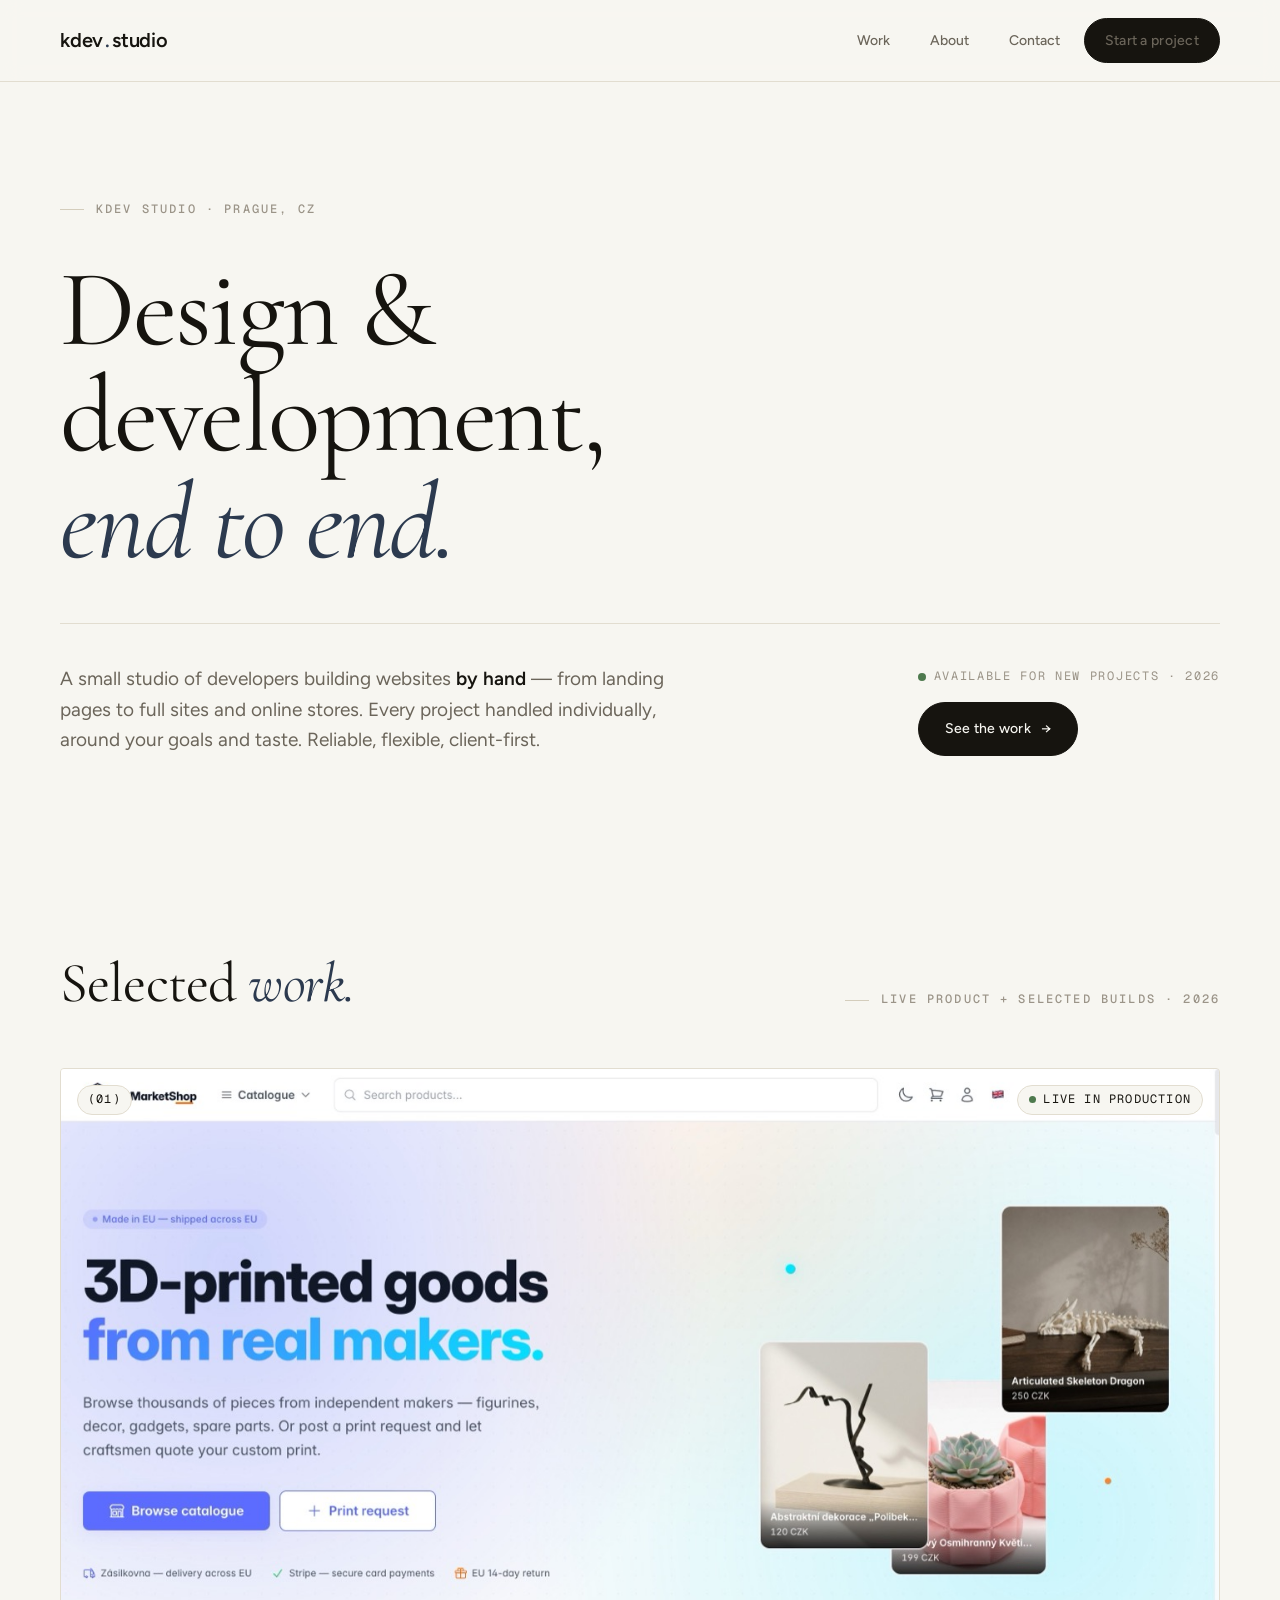
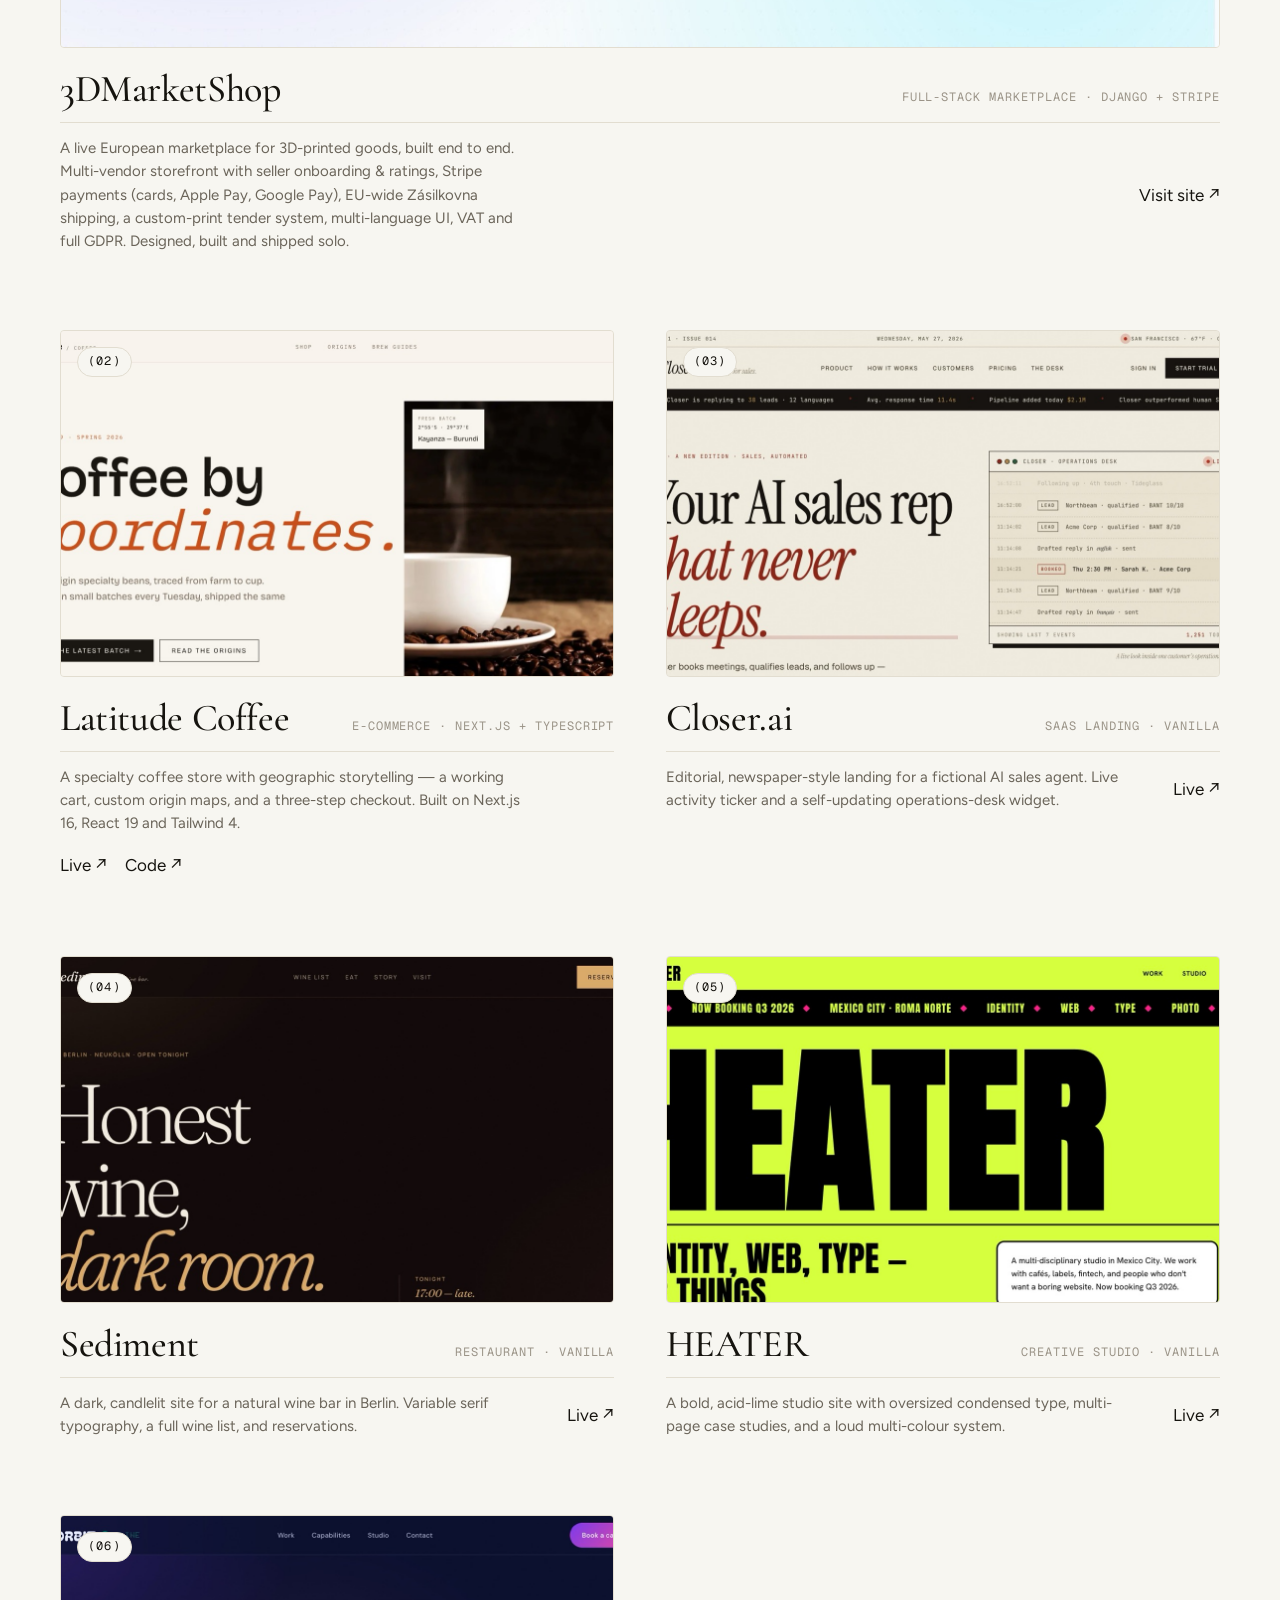
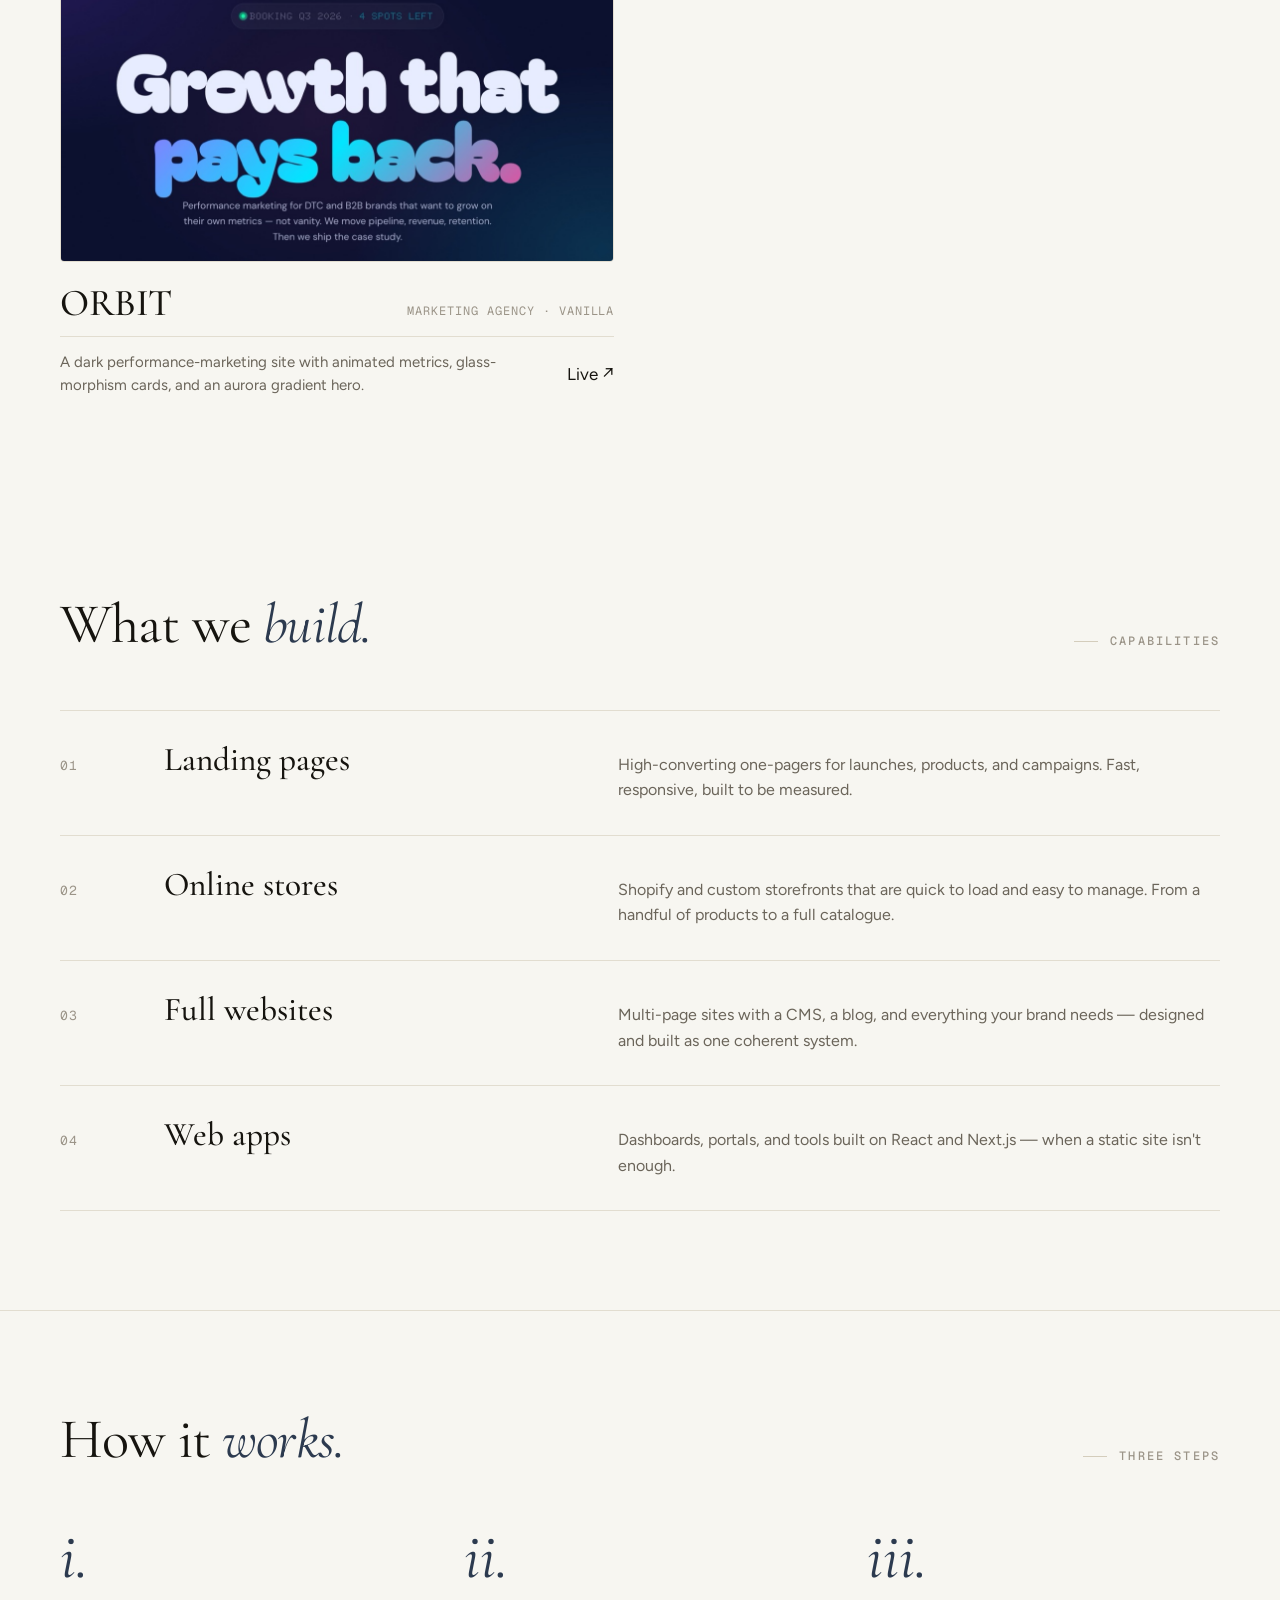
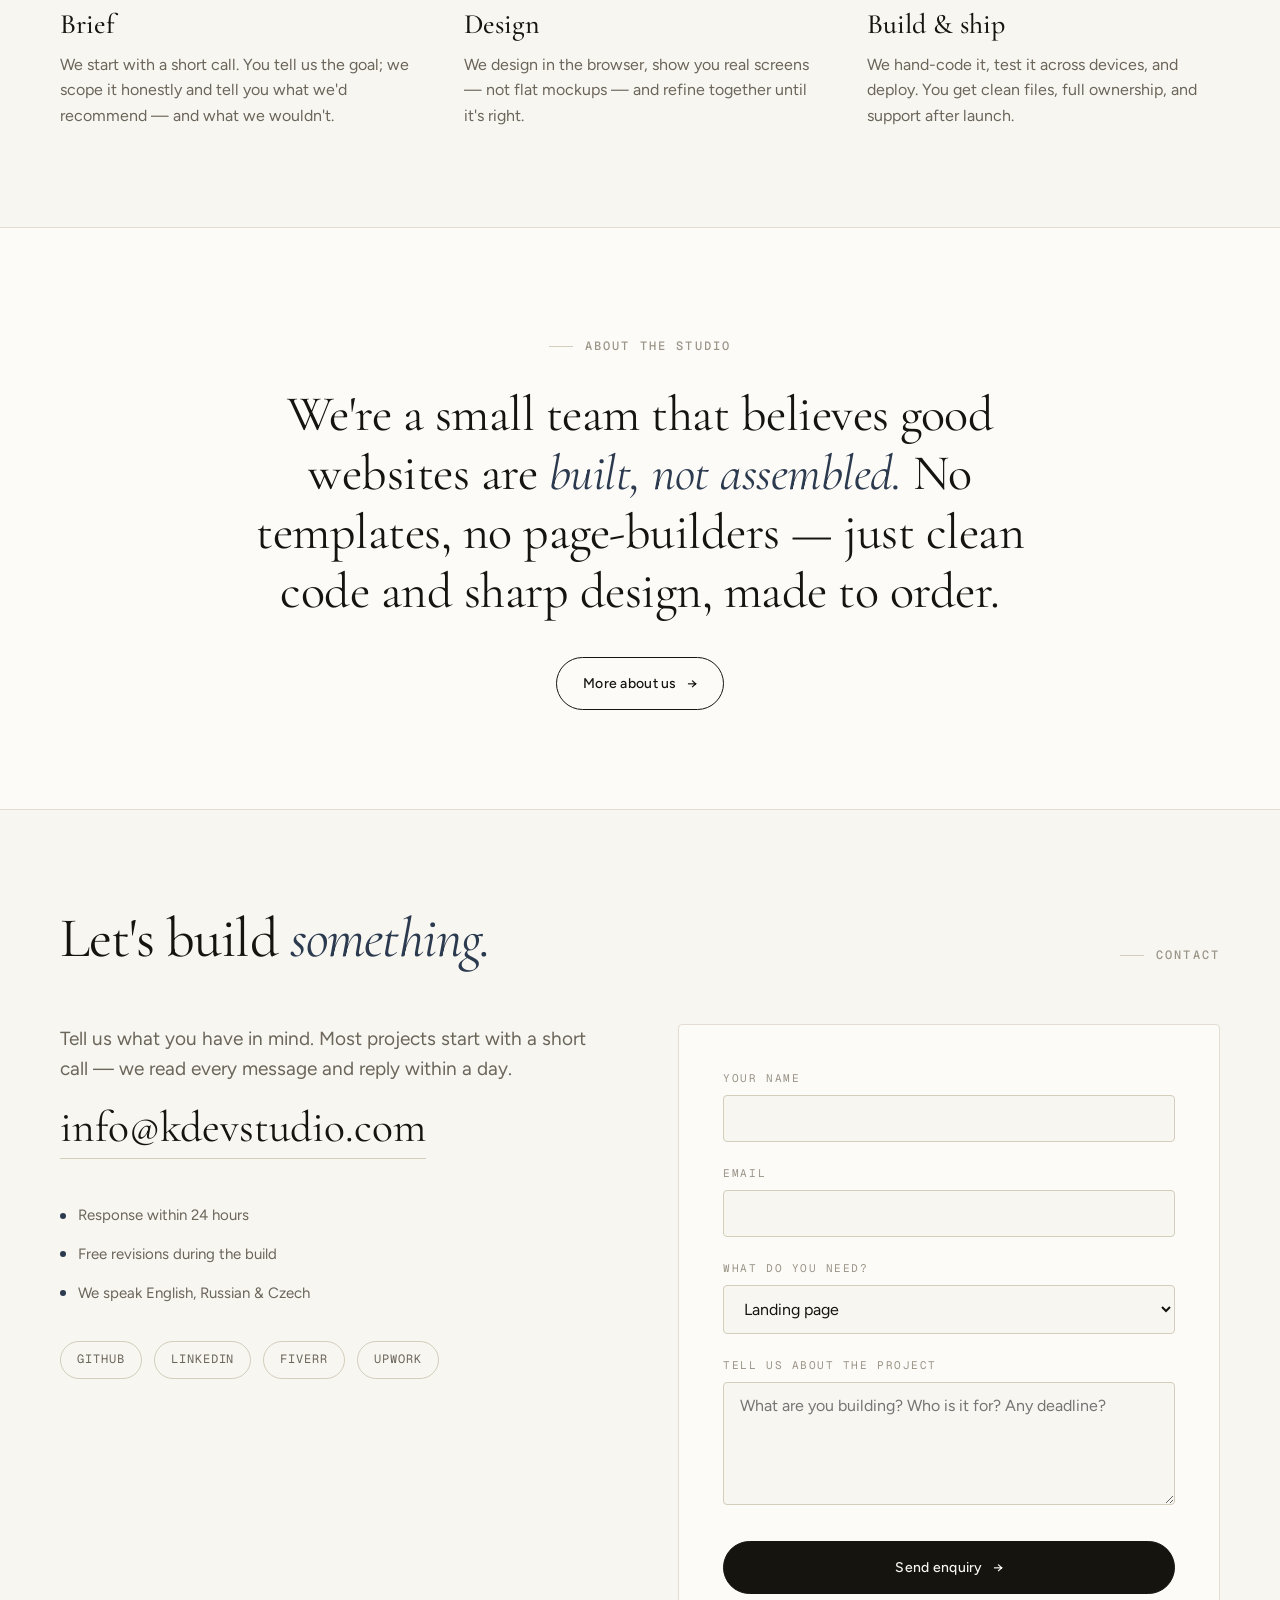
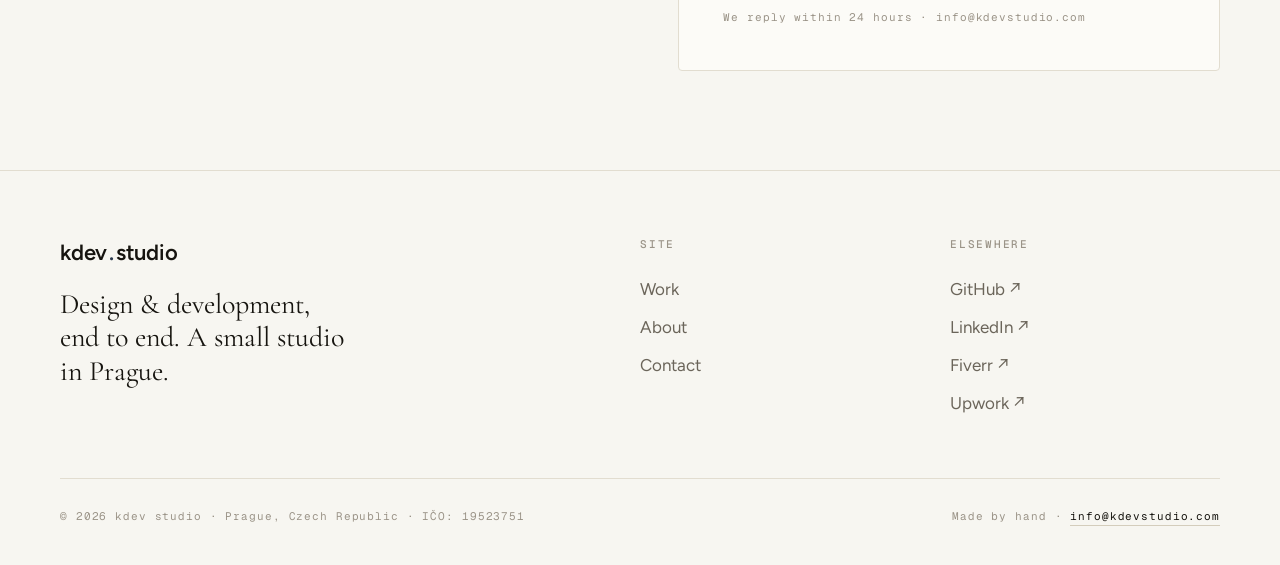
<file: index.html>
<!DOCTYPE html>
<html lang="en">
<head>
  <meta charset="UTF-8" />
  <meta name="viewport" content="width=device-width, initial-scale=1" />
  <title>kdev studio — Design &amp; development, end to end.</title>
  <meta name="description" content="kdev studio is a small team of developers building websites by hand — landing pages, online stores, and full sites. Based in Prague. Reliable, flexible, client-first." />
  <link rel="icon" type="image/svg+xml" href="favicon.svg" />

  <meta property="og:title" content="kdev studio — Design & development, end to end." />
  <meta property="og:description" content="A small studio of developers building websites by hand. Landing pages, online stores, full sites. Prague." />
  <meta property="og:type" content="website" />

  <link rel="preconnect" href="https://fonts.googleapis.com" />
  <link rel="preconnect" href="https://fonts.gstatic.com" crossorigin />
  <link href="https://fonts.googleapis.com/css2?family=Cormorant+Garamond:ital,wght@0,400;0,500;0,600;1,400;1,500;1,600&family=Figtree:wght@300;400;500;600&family=Geist+Mono:wght@400;500&display=swap" rel="stylesheet" />

  <script>document.documentElement.classList.add('js');</script>
  <link rel="stylesheet" href="styles.css" />

  <script type="application/ld+json">
  {
    "@context": "https://schema.org",
    "@type": "Organization",
    "name": "kdev studio",
    "url": "https://kdevstudio.com",
    "email": "info@kdevstudio.com",
    "description": "A small studio of developers building websites by hand — landing pages, online stores, and full sites.",
    "address": {
      "@type": "PostalAddress",
      "addressLocality": "Prague",
      "addressCountry": "CZ"
    }
  }
  </script>
</head>
<body>

  <!-- ============================ HEADER ============================ -->
  <header class="site-header">
    <div class="site-header__inner">
      <a href="/" class="brand"><span>kdev</span><span class="brand__dot">.</span><span>studio</span></a>
      <nav class="site-nav" aria-label="Primary">
        <a href="#work">Work</a>
        <a href="about.html">About</a>
        <a href="#contact">Contact</a>
        <a href="#contact" class="btn btn--solid">Start a project</a>
      </nav>
      <button class="menu-toggle" aria-label="Toggle menu" aria-expanded="false">
        <svg width="18" height="18" viewBox="0 0 18 18" aria-hidden="true"><path d="M2 5h14M2 9h14M2 13h14" stroke="currentColor" stroke-width="1.6" fill="none"/></svg>
      </button>
    </div>
  </header>

  <main>

    <!-- ============================ HERO ============================ -->
    <section class="hero">
      <div class="hero__inner">
        <p class="eyebrow hero__eyebrow">kdev studio · Prague, CZ</p>
        <h1 class="hero__title">Design &amp; development, <em>end to end.</em></h1>

        <div class="hero__bottom">
          <p class="hero__lead">
            A small studio of developers building websites <strong>by hand</strong> — from landing pages to full sites and online stores. Every project handled individually, around your goals and taste. Reliable, flexible, client-first.
          </p>
          <div class="hero__cta">
            <span class="hero__status">Available for new projects · 2026</span>
            <a href="#work" class="btn btn--solid">See the work <span class="arrow">→</span></a>
          </div>
        </div>
      </div>
    </section>

    <!-- ============================ SELECTED WORK ============================ -->
    <section class="section" id="work">
      <div class="wrap">
        <header class="section__head">
          <h2 class="section__title">Selected <em>work.</em></h2>
          <p class="eyebrow">Live product + selected builds · 2026</p>
        </header>

        <div class="cases">

          <!-- FLAGSHIP — 3DMarketShop, real production marketplace -->
          <a class="case case--wide" href="https://3dmarketshop.com" target="_blank" rel="noopener">
            <div class="case__frame">
              <img class="case__img" src="assets/06-3dmarketshop.jpeg" alt="3DMarketShop — 3D-printing marketplace homepage" loading="eager" />
              <span class="case__index">(01)</span>
              <span class="case__badge"><span class="badge-dot"></span> Live in production</span>
            </div>
            <div class="case__meta">
              <span class="case__name">3DMarketShop</span>
              <span class="case__type">Full-stack marketplace · Django + Stripe</span>
            </div>
            <div class="case__foot">
              <p class="case__desc">A live European marketplace for 3D-printed goods, built end to end. Multi-vendor storefront with seller onboarding &amp; ratings, Stripe payments (cards, Apple&nbsp;Pay, Google&nbsp;Pay), EU-wide Zásilkovna shipping, a custom-print tender system, multi-language UI, VAT and full GDPR. Designed, built and shipped solo.</p>
              <span class="case__links"><span>Visit site ↗</span></span>
            </div>
          </a>

          <!-- CASE 02 — Latitude -->
          <a class="case" href="https://latitude-coffee.vercel.app/" target="_blank" rel="noopener">
            <div class="case__frame">
              <img class="case__img" src="assets/02-latitude.jpeg" alt="Latitude Coffee — e-commerce store homepage" />
              <span class="case__index">(02)</span>
            </div>
            <div class="case__meta">
              <span class="case__name">Latitude Coffee</span>
              <span class="case__type">E-commerce · Next.js + TypeScript</span>
            </div>
            <div class="case__foot">
              <p class="case__desc">A specialty coffee store with geographic storytelling — a working cart, custom origin maps, and a three-step checkout. Built on Next.js 16, React 19 and Tailwind 4.</p>
              <span class="case__links">
                <span>Live ↗</span>
                <span onclick="event.preventDefault();window.open('https://github.com/KlaosY/latitude-coffee','_blank')">Code ↗</span>
              </span>
            </div>
          </a>

          <!-- CASE 03 — Closer -->
          <a class="case" href="https://closer-ai-landing.vercel.app/" target="_blank" rel="noopener">
            <div class="case__frame">
              <img class="case__img" src="assets/01-closer.jpeg" alt="Closer.ai — AI SaaS landing page" />
              <span class="case__index">(03)</span>
            </div>
            <div class="case__meta">
              <span class="case__name">Closer.ai</span>
              <span class="case__type">SaaS landing · Vanilla</span>
            </div>
            <div class="case__foot">
              <p class="case__desc">Editorial, newspaper-style landing for a fictional AI sales agent. Live activity ticker and a self-updating operations-desk widget.</p>
              <span class="case__links"><span>Live ↗</span></span>
            </div>
          </a>

          <!-- CASE 04 — Sediment -->
          <a class="case" href="https://sediment-wine-bar-psi.vercel.app/" target="_blank" rel="noopener">
            <div class="case__frame">
              <img class="case__img" src="assets/03-sediment.jpeg" alt="Sediment — natural wine bar website" />
              <span class="case__index">(04)</span>
            </div>
            <div class="case__meta">
              <span class="case__name">Sediment</span>
              <span class="case__type">Restaurant · Vanilla</span>
            </div>
            <div class="case__foot">
              <p class="case__desc">A dark, candlelit site for a natural wine bar in Berlin. Variable serif typography, a full wine list, and reservations.</p>
              <span class="case__links"><span>Live ↗</span></span>
            </div>
          </a>

          <!-- CASE 05 — HEATER -->
          <a class="case" href="https://heater-studio.vercel.app/" target="_blank" rel="noopener">
            <div class="case__frame">
              <img class="case__img" src="assets/04-heater.jpeg" alt="HEATER — creative studio website" />
              <span class="case__index">(05)</span>
            </div>
            <div class="case__meta">
              <span class="case__name">HEATER</span>
              <span class="case__type">Creative studio · Vanilla</span>
            </div>
            <div class="case__foot">
              <p class="case__desc">A bold, acid-lime studio site with oversized condensed type, multi-page case studies, and a loud multi-colour system.</p>
              <span class="case__links"><span>Live ↗</span></span>
            </div>
          </a>

          <!-- CASE 06 — ORBIT -->
          <a class="case" href="https://heater-studio-l91k.vercel.app/" target="_blank" rel="noopener">
            <div class="case__frame">
              <img class="case__img" src="assets/05-orbit.jpeg" alt="ORBIT — performance marketing agency website" />
              <span class="case__index">(06)</span>
            </div>
            <div class="case__meta">
              <span class="case__name">ORBIT</span>
              <span class="case__type">Marketing agency · Vanilla</span>
            </div>
            <div class="case__foot">
              <p class="case__desc">A dark performance-marketing site with animated metrics, glass-morphism cards, and an aurora gradient hero.</p>
              <span class="case__links"><span>Live ↗</span></span>
            </div>
          </a>

        </div>
      </div>
    </section>

    <!-- ============================ CAPABILITIES ============================ -->
    <section class="section" id="services">
      <div class="wrap">
        <header class="section__head">
          <h2 class="section__title">What we <em>build.</em></h2>
          <p class="eyebrow">Capabilities</p>
        </header>

        <div class="caps">
          <div class="cap reveal">
            <span class="cap__num">01</span>
            <h3 class="cap__name">Landing pages</h3>
            <p class="cap__desc">High-converting one-pagers for launches, products, and campaigns. Fast, responsive, built to be measured.</p>
          </div>
          <div class="cap reveal">
            <span class="cap__num">02</span>
            <h3 class="cap__name">Online stores</h3>
            <p class="cap__desc">Shopify and custom storefronts that are quick to load and easy to manage. From a handful of products to a full catalogue.</p>
          </div>
          <div class="cap reveal">
            <span class="cap__num">03</span>
            <h3 class="cap__name">Full websites</h3>
            <p class="cap__desc">Multi-page sites with a CMS, a blog, and everything your brand needs — designed and built as one coherent system.</p>
          </div>
          <div class="cap reveal">
            <span class="cap__num">04</span>
            <h3 class="cap__name">Web apps</h3>
            <p class="cap__desc">Dashboards, portals, and tools built on React and Next.js — when a static site isn't enough.</p>
          </div>
        </div>
      </div>
    </section>

    <!-- ============================ HOW IT WORKS ============================ -->
    <section class="section" style="border-top: 1px solid var(--hair);">
      <div class="wrap">
        <header class="section__head">
          <h2 class="section__title">How it <em>works.</em></h2>
          <p class="eyebrow">Three steps</p>
        </header>

        <div class="steps">
          <div class="step reveal">
            <div class="step__num">i.</div>
            <h3 class="step__title">Brief</h3>
            <p class="step__desc">We start with a short call. You tell us the goal; we scope it honestly and tell you what we'd recommend — and what we wouldn't.</p>
          </div>
          <div class="step reveal">
            <div class="step__num">ii.</div>
            <h3 class="step__title">Design</h3>
            <p class="step__desc">We design in the browser, show you real screens — not flat mockups — and refine together until it's right.</p>
          </div>
          <div class="step reveal">
            <div class="step__num">iii.</div>
            <h3 class="step__title">Build &amp; ship</h3>
            <p class="step__desc">We hand-code it, test it across devices, and deploy. You get clean files, full ownership, and support after launch.</p>
          </div>
        </div>
      </div>
    </section>

    <!-- ============================ ABOUT TEASER ============================ -->
    <section class="about-teaser">
      <div class="about-teaser__inner">
        <p class="eyebrow" style="justify-content: center; margin-bottom: 28px;">About the studio</p>
        <p class="about-teaser__quote">
          We're a small team that believes good websites are <em>built, not assembled.</em> No templates, no page-builders — just clean code and sharp design, made to order.
        </p>
        <a href="about.html" class="btn">More about us <span class="arrow">→</span></a>
      </div>
    </section>

    <!-- ============================ CONTACT ============================ -->
    <section class="section" id="contact">
      <div class="wrap">
        <header class="section__head">
          <h2 class="section__title">Let's build <em>something.</em></h2>
          <p class="eyebrow">Contact</p>
        </header>

        <div class="contact__grid">
          <div class="contact__aside">
            <p style="font-size: 19px; line-height: 1.6; color: var(--ink-2); max-width: 44ch;">
              Tell us what you have in mind. Most projects start with a short call — we read every message and reply within a day.
            </p>
            <a href="mailto:info@kdevstudio.com" class="contact__email">info@kdevstudio.com</a>

            <ul class="trust">
              <li>Response within 24 hours</li>
              <li>Free revisions during the build</li>
              <li>We speak English, Russian &amp; Czech</li>
            </ul>

            <div class="socials" aria-label="Social profiles">
              <a href="https://github.com/KlaosY" target="_blank" rel="noopener">GitHub</a>
              <!-- TODO: заменить # на реальные ссылки когда профили готовы -->
              <a href="#" data-social="linkedin">LinkedIn</a>
              <a href="#" data-social="fiverr">Fiverr</a>
              <a href="#" data-social="upwork">Upwork</a>
            </div>
          </div>

          <!-- Web3Forms form. Access key connected → live (sends to info@kdevstudio.com). -->
          <form class="form" action="https://api.web3forms.com/submit" method="POST">
            <input type="hidden" name="access_key" value="356f926e-0e3f-4a22-ae4b-648e3dbfe3d0" />
            <input type="hidden" name="subject" value="New enquiry from kdevstudio.com" />
            <input type="hidden" name="from_name" value="kdev studio website" />
            <!-- honeypot -->
            <input type="checkbox" name="botcheck" class="hp" tabindex="-1" autocomplete="off" />

            <div class="field">
              <label for="f-name">Your name</label>
              <input id="f-name" name="name" type="text" autocomplete="name" required />
            </div>
            <div class="field">
              <label for="f-email">Email</label>
              <input id="f-email" name="email" type="email" autocomplete="email" required />
            </div>
            <div class="field">
              <label for="f-type">What do you need?</label>
              <select id="f-type" name="project_type">
                <option>Landing page</option>
                <option>Online store</option>
                <option>Full website</option>
                <option>Web app</option>
                <option>Not sure yet</option>
              </select>
            </div>
            <div class="field">
              <label for="f-msg">Tell us about the project</label>
              <textarea id="f-msg" name="message" rows="5" placeholder="What are you building? Who is it for? Any deadline?"></textarea>
            </div>

            <button type="submit" class="btn btn--solid form__submit">Send enquiry <span class="arrow">→</span></button>
            <p class="form__note">We reply within 24 hours · info@kdevstudio.com</p>
          </form>

          <div class="form__success" hidden>
            <p class="form__success-title">Thank you.</p>
            <p style="color: var(--ink-2); font-size: 16px; line-height: 1.6;">
              Your message is on its way to us. We'll get back to you within one business day.
            </p>
          </div>
        </div>
      </div>
    </section>

  </main>

  <!-- ============================ FOOTER ============================ -->
  <footer class="site-footer">
    <div class="wrap">
      <div class="site-footer__top">
        <div>
          <a href="/" class="brand" style="font-size: 22px;"><span>kdev</span><span class="brand__dot">.</span><span>studio</span></a>
          <p class="site-footer__brand" style="margin-top: 16px;">Design &amp; development, end to end. A small studio in Prague.</p>
        </div>
        <div>
          <h6>Site</h6>
          <ul>
            <li><a href="#work">Work</a></li>
            <li><a href="about.html">About</a></li>
            <li><a href="#contact">Contact</a></li>
          </ul>
        </div>
        <div>
          <h6>Elsewhere</h6>
          <ul>
            <li><a href="https://github.com/KlaosY" target="_blank" rel="noopener">GitHub ↗</a></li>
            <li><a href="#" data-social="linkedin">LinkedIn ↗</a></li>
            <li><a href="#" data-social="fiverr">Fiverr ↗</a></li>
            <li><a href="#" data-social="upwork">Upwork ↗</a></li>
          </ul>
        </div>
      </div>
      <div class="site-footer__base">
        <p class="site-footer__legal">© 2026 kdev studio · Prague, Czech Republic · IČO: <span data-ico>19523751</span></p>
        <p class="site-footer__legal">Made by hand · <a href="mailto:info@kdevstudio.com" class="link">info@kdevstudio.com</a></p>
      </div>
    </div>
  </footer>

  <script src="main.js"></script>
</body>
</html>
</file>
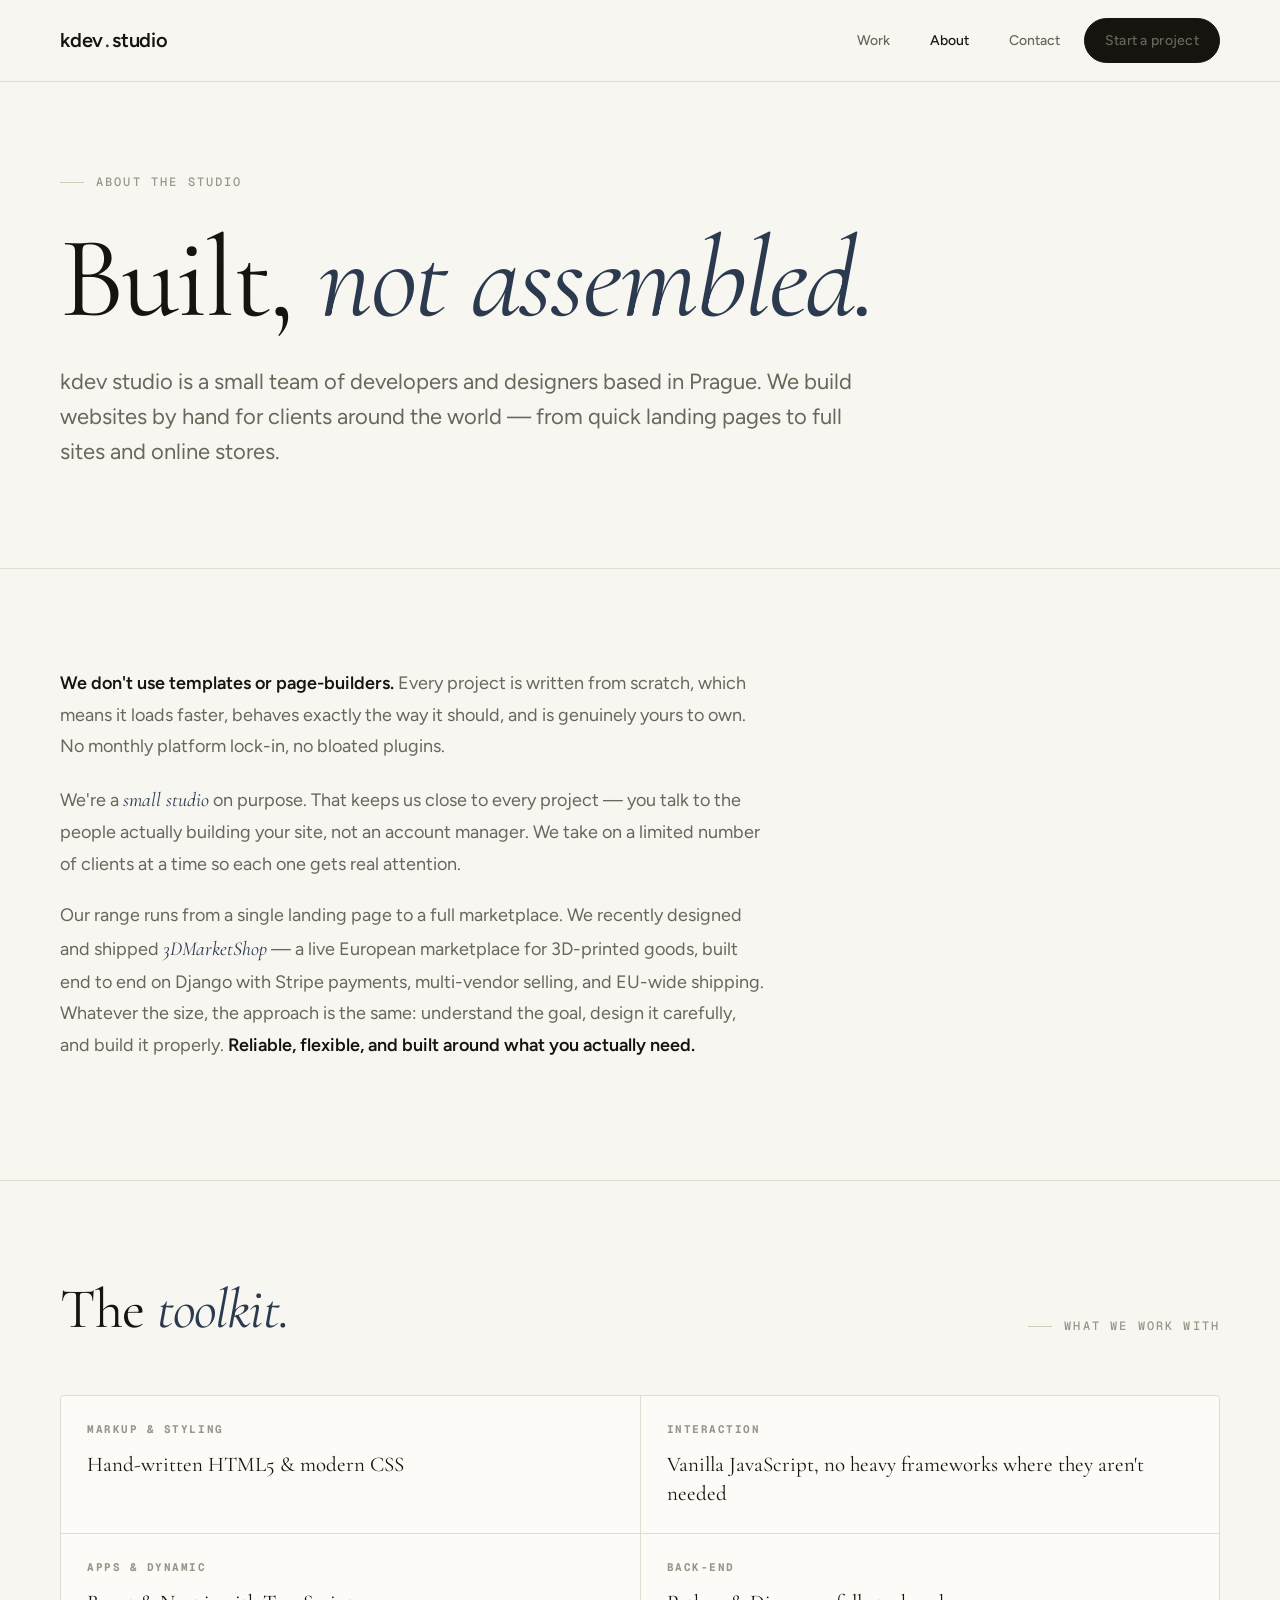
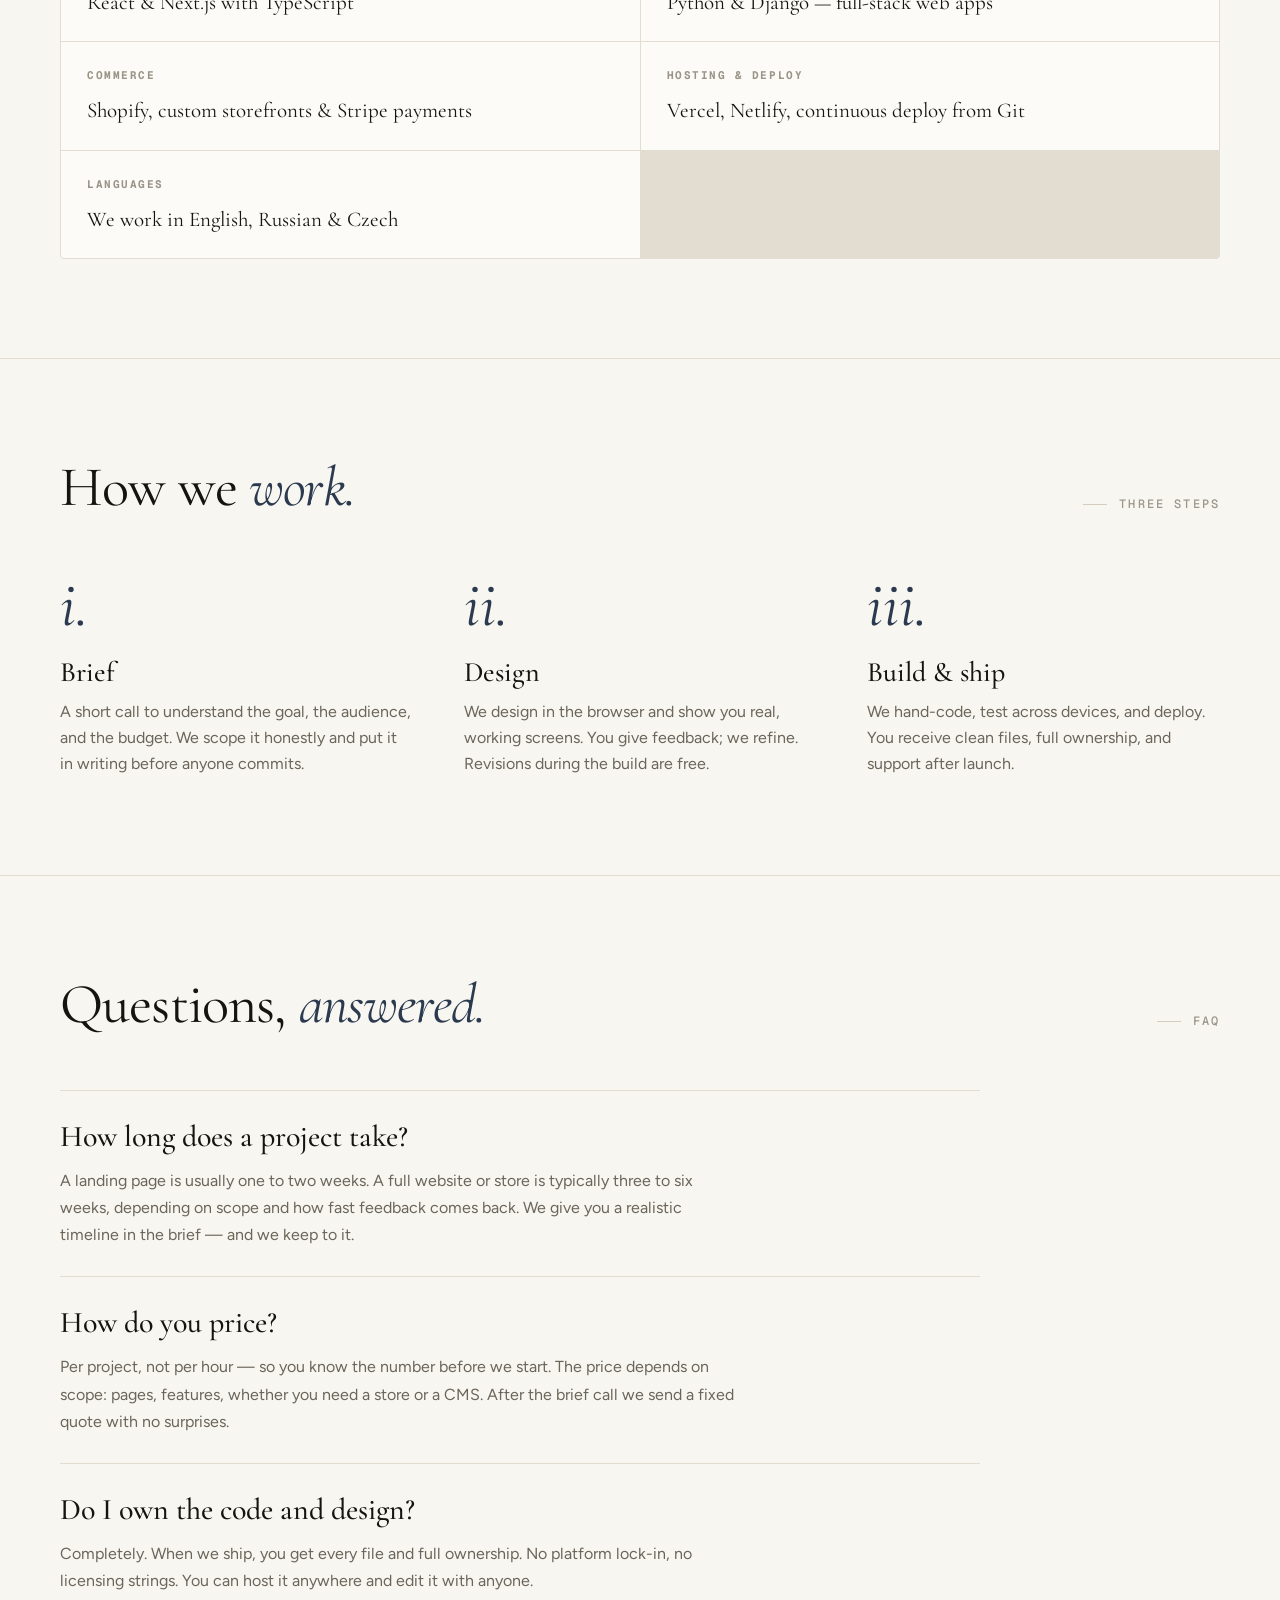
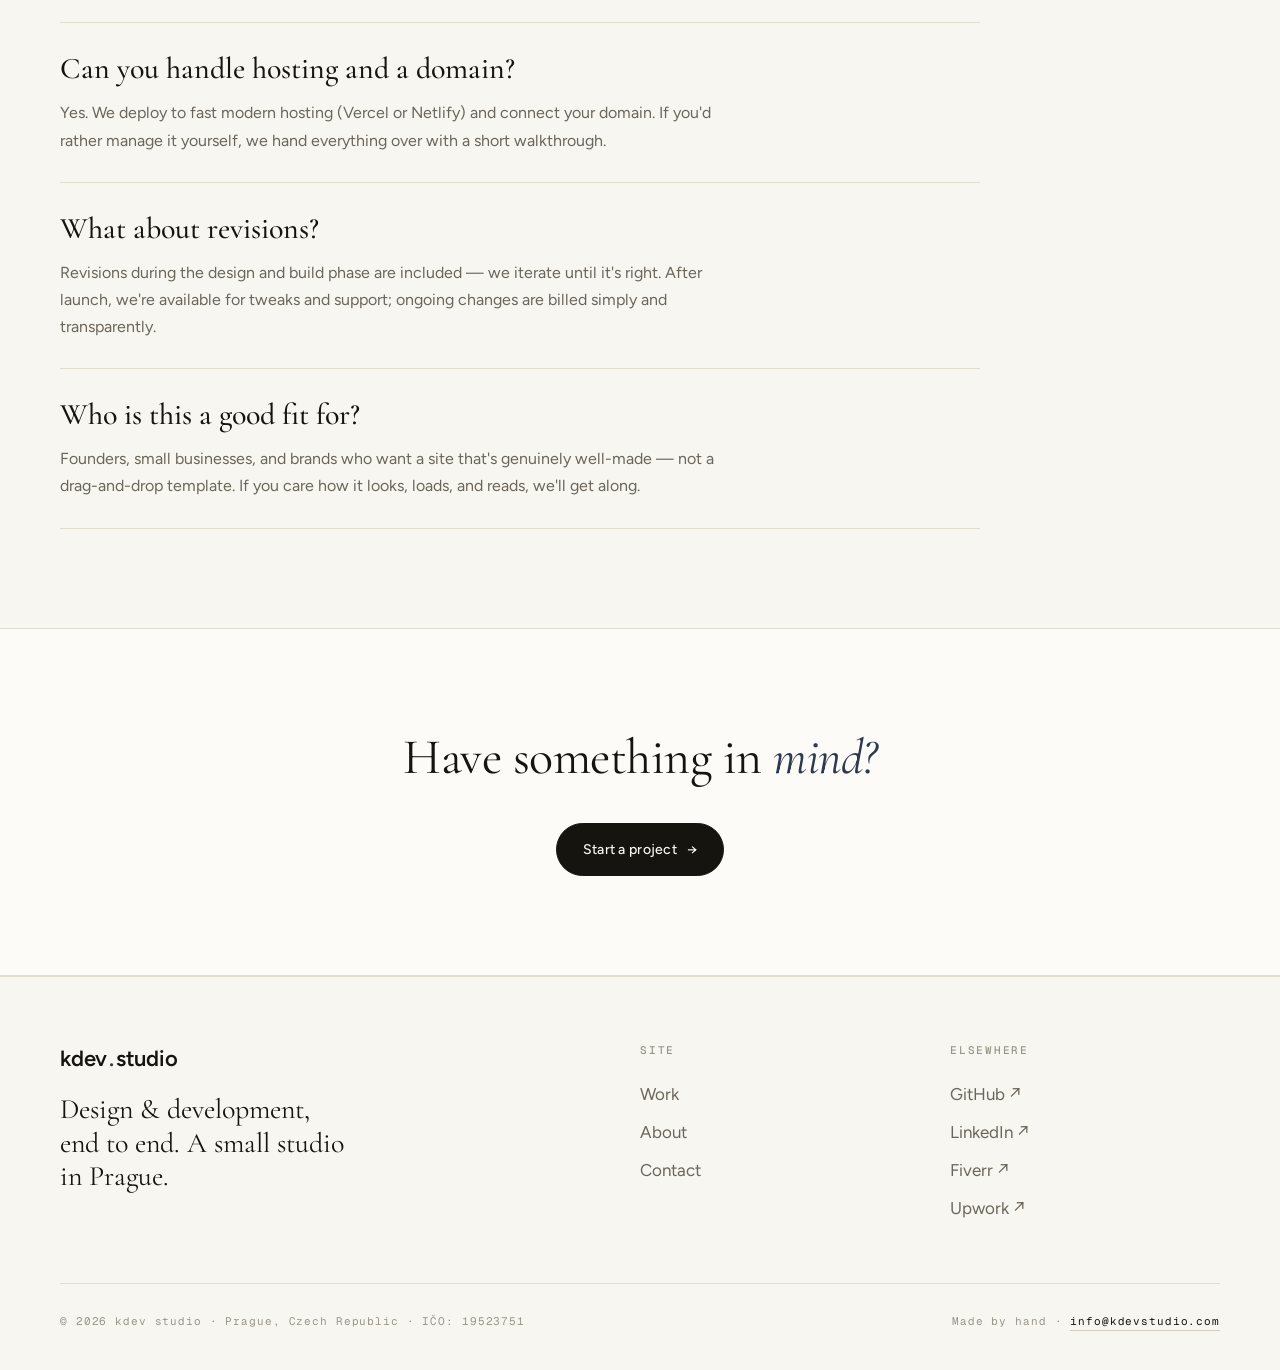
<file: about.html>
<!DOCTYPE html>
<html lang="en">
<head>
  <meta charset="UTF-8" />
  <meta name="viewport" content="width=device-width, initial-scale=1" />
  <title>About — kdev studio</title>
  <meta name="description" content="kdev studio is a small team of developers in Prague. We design and build websites by hand — no templates, no page-builders." />
  <link rel="icon" type="image/svg+xml" href="favicon.svg" />

  <link rel="preconnect" href="https://fonts.googleapis.com" />
  <link rel="preconnect" href="https://fonts.gstatic.com" crossorigin />
  <link href="https://fonts.googleapis.com/css2?family=Cormorant+Garamond:ital,wght@0,400;0,500;0,600;1,400;1,500;1,600&family=Figtree:wght@300;400;500;600&family=Geist+Mono:wght@400;500&display=swap" rel="stylesheet" />

  <script>document.documentElement.classList.add('js');</script>
  <link rel="stylesheet" href="styles.css" />
</head>
<body>

  <header class="site-header">
    <div class="site-header__inner">
      <a href="/" class="brand"><span>kdev</span><span class="brand__dot">.</span><span>studio</span></a>
      <nav class="site-nav" aria-label="Primary">
        <a href="index.html#work">Work</a>
        <a href="about.html" class="is-active">About</a>
        <a href="index.html#contact">Contact</a>
        <a href="index.html#contact" class="btn btn--solid">Start a project</a>
      </nav>
      <button class="menu-toggle" aria-label="Toggle menu" aria-expanded="false">
        <svg width="18" height="18" viewBox="0 0 18 18" aria-hidden="true"><path d="M2 5h14M2 9h14M2 13h14" stroke="currentColor" stroke-width="1.6" fill="none"/></svg>
      </button>
    </div>
  </header>

  <main>

    <!-- PAGE HERO -->
    <section class="page-hero">
      <div class="wrap">
        <p class="eyebrow">About the studio</p>
        <h1 class="page-hero__title">Built, <em>not assembled.</em></h1>
        <p class="page-hero__lead">
          kdev studio is a small team of developers and designers based in Prague. We build websites by hand for clients around the world — from quick landing pages to full sites and online stores.
        </p>
      </div>
    </section>

    <!-- APPROACH -->
    <section class="section">
      <div class="wrap">
        <div class="prose">
          <p><strong>We don't use templates or page-builders.</strong> Every project is written from scratch, which means it loads faster, behaves exactly the way it should, and is genuinely yours to own. No monthly platform lock-in, no bloated plugins.</p>
          <p>We're a <em>small studio</em> on purpose. That keeps us close to every project — you talk to the people actually building your site, not an account manager. We take on a limited number of clients at a time so each one gets real attention.</p>
          <p>Our range runs from a single landing page to a full marketplace. We recently designed and shipped <em>3DMarketShop</em> — a live European marketplace for 3D-printed goods, built end to end on Django with Stripe payments, multi-vendor selling, and EU-wide shipping. Whatever the size, the approach is the same: understand the goal, design it carefully, and build it properly. <strong>Reliable, flexible, and built around what you actually need.</strong></p>
        </div>
      </div>
    </section>

    <!-- STACK -->
    <section class="section" style="border-top: 1px solid var(--hair);">
      <div class="wrap">
        <header class="section__head">
          <h2 class="section__title">The <em>toolkit.</em></h2>
          <p class="eyebrow">What we work with</p>
        </header>

        <div class="stack">
          <div class="stack__cell">
            <h4>Markup &amp; styling</h4>
            <p>Hand-written HTML5 &amp; modern CSS</p>
          </div>
          <div class="stack__cell">
            <h4>Interaction</h4>
            <p>Vanilla JavaScript, no heavy frameworks where they aren't needed</p>
          </div>
          <div class="stack__cell">
            <h4>Apps &amp; dynamic</h4>
            <p>React &amp; Next.js with TypeScript</p>
          </div>
          <div class="stack__cell">
            <h4>Back-end</h4>
            <p>Python &amp; Django — full-stack web apps</p>
          </div>
          <div class="stack__cell">
            <h4>Commerce</h4>
            <p>Shopify, custom storefronts &amp; Stripe payments</p>
          </div>
          <div class="stack__cell">
            <h4>Hosting &amp; deploy</h4>
            <p>Vercel, Netlify, continuous deploy from Git</p>
          </div>
          <div class="stack__cell">
            <h4>Languages</h4>
            <p>We work in English, Russian &amp; Czech</p>
          </div>
        </div>
      </div>
    </section>

    <!-- PROCESS -->
    <section class="section" style="border-top: 1px solid var(--hair);">
      <div class="wrap">
        <header class="section__head">
          <h2 class="section__title">How we <em>work.</em></h2>
          <p class="eyebrow">Three steps</p>
        </header>
        <div class="steps">
          <div class="step reveal">
            <div class="step__num">i.</div>
            <h3 class="step__title">Brief</h3>
            <p class="step__desc">A short call to understand the goal, the audience, and the budget. We scope it honestly and put it in writing before anyone commits.</p>
          </div>
          <div class="step reveal">
            <div class="step__num">ii.</div>
            <h3 class="step__title">Design</h3>
            <p class="step__desc">We design in the browser and show you real, working screens. You give feedback; we refine. Revisions during the build are free.</p>
          </div>
          <div class="step reveal">
            <div class="step__num">iii.</div>
            <h3 class="step__title">Build &amp; ship</h3>
            <p class="step__desc">We hand-code, test across devices, and deploy. You receive clean files, full ownership, and support after launch.</p>
          </div>
        </div>
      </div>
    </section>

    <!-- FAQ -->
    <section class="section" style="border-top: 1px solid var(--hair);">
      <div class="wrap">
        <header class="section__head">
          <h2 class="section__title">Questions, <em>answered.</em></h2>
          <p class="eyebrow">FAQ</p>
        </header>

        <div class="faq">
          <div class="faq__item">
            <h3 class="faq__q">How long does a project take?</h3>
            <p class="faq__a">A landing page is usually one to two weeks. A full website or store is typically three to six weeks, depending on scope and how fast feedback comes back. We give you a realistic timeline in the brief — and we keep to it.</p>
          </div>
          <div class="faq__item">
            <h3 class="faq__q">How do you price?</h3>
            <p class="faq__a">Per project, not per hour — so you know the number before we start. The price depends on scope: pages, features, whether you need a store or a CMS. After the brief call we send a fixed quote with no surprises.</p>
          </div>
          <div class="faq__item">
            <h3 class="faq__q">Do I own the code and design?</h3>
            <p class="faq__a">Completely. When we ship, you get every file and full ownership. No platform lock-in, no licensing strings. You can host it anywhere and edit it with anyone.</p>
          </div>
          <div class="faq__item">
            <h3 class="faq__q">Can you handle hosting and a domain?</h3>
            <p class="faq__a">Yes. We deploy to fast modern hosting (Vercel or Netlify) and connect your domain. If you'd rather manage it yourself, we hand everything over with a short walkthrough.</p>
          </div>
          <div class="faq__item">
            <h3 class="faq__q">What about revisions?</h3>
            <p class="faq__a">Revisions during the design and build phase are included — we iterate until it's right. After launch, we're available for tweaks and support; ongoing changes are billed simply and transparently.</p>
          </div>
          <div class="faq__item">
            <h3 class="faq__q">Who is this a good fit for?</h3>
            <p class="faq__a">Founders, small businesses, and brands who want a site that's genuinely well-made — not a drag-and-drop template. If you care how it looks, loads, and reads, we'll get along.</p>
          </div>
        </div>
      </div>
    </section>

    <!-- CONTACT CTA -->
    <section class="about-teaser">
      <div class="about-teaser__inner">
        <p class="about-teaser__quote">Have something in <em>mind?</em></p>
        <a href="index.html#contact" class="btn btn--solid">Start a project <span class="arrow">→</span></a>
      </div>
    </section>

  </main>

  <footer class="site-footer">
    <div class="wrap">
      <div class="site-footer__top">
        <div>
          <a href="/" class="brand" style="font-size: 22px;"><span>kdev</span><span class="brand__dot">.</span><span>studio</span></a>
          <p class="site-footer__brand" style="margin-top: 16px;">Design &amp; development, end to end. A small studio in Prague.</p>
        </div>
        <div>
          <h6>Site</h6>
          <ul>
            <li><a href="index.html#work">Work</a></li>
            <li><a href="about.html">About</a></li>
            <li><a href="index.html#contact">Contact</a></li>
          </ul>
        </div>
        <div>
          <h6>Elsewhere</h6>
          <ul>
            <li><a href="https://github.com/KlaosY" target="_blank" rel="noopener">GitHub ↗</a></li>
            <li><a href="#" data-social="linkedin">LinkedIn ↗</a></li>
            <li><a href="#" data-social="fiverr">Fiverr ↗</a></li>
            <li><a href="#" data-social="upwork">Upwork ↗</a></li>
          </ul>
        </div>
      </div>
      <div class="site-footer__base">
        <p class="site-footer__legal">© 2026 kdev studio · Prague, Czech Republic · IČO: <span data-ico>19523751</span></p>
        <p class="site-footer__legal">Made by hand · <a href="mailto:info@kdevstudio.com" class="link">info@kdevstudio.com</a></p>
      </div>
    </div>
  </footer>

  <script src="main.js"></script>
</body>
</html>
</file>
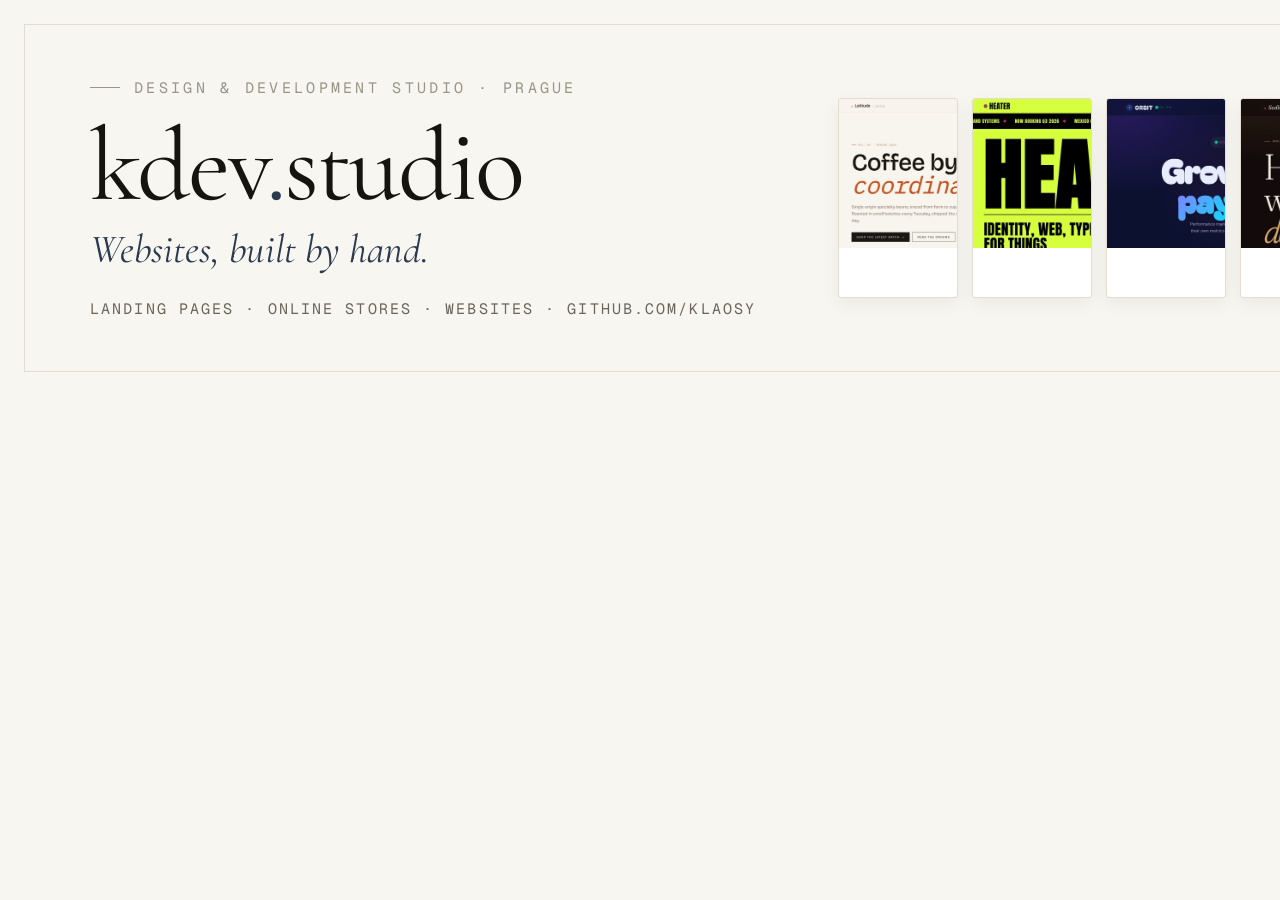
<file: _gen/banner.html>
<!DOCTYPE html>
<html lang="en">
<head>
<meta charset="UTF-8" />
<link rel="preconnect" href="https://fonts.googleapis.com" />
<link rel="preconnect" href="https://fonts.gstatic.com" crossorigin />
<link href="https://fonts.googleapis.com/css2?family=Cormorant+Garamond:ital,wght@0,400;0,500;1,400&family=Figtree:wght@400;500&family=Geist+Mono:wght@400;500&display=swap" rel="stylesheet" />
<style>
  * { margin:0; padding:0; box-sizing:border-box; }
  :root{
    --paper:#F7F6F1; --ink:#16140F; --ink2:#6B655A; --ink3:#9B9488;
    --accent:#2C3A4F; --hair:#E2DDD0;
    --serif:'Cormorant Garamond',serif; --sans:'Figtree',sans-serif; --mono:'Geist Mono',monospace;
  }
  html,body{ width:1584px; height:396px; background:var(--paper); overflow:hidden; }
  .banner{
    width:1584px; height:396px; position:relative;
    display:flex; align-items:center; justify-content:space-between;
    padding:0 90px; background:var(--paper);
  }
  /* subtle hairline frame */
  .banner::after{ content:""; position:absolute; inset:24px; border:1px solid var(--hair); pointer-events:none; }

  .left{ position:relative; z-index:2; max-width:760px; }
  .eyebrow{
    font-family:var(--mono); font-size:15px; letter-spacing:.22em; text-transform:uppercase;
    color:var(--ink3); display:flex; align-items:center; gap:14px; margin-bottom:22px;
  }
  .eyebrow::before{ content:""; width:30px; height:1px; background:var(--ink3); }
  .brand{
    font-family:var(--serif); font-weight:400; font-size:104px; line-height:.92;
    letter-spacing:-.02em; color:var(--ink);
  }
  .brand .dot{ color:var(--accent); }
  .tagline{
    font-family:var(--serif); font-style:italic; font-weight:400; font-size:40px;
    color:var(--accent); margin-top:10px;
  }
  .services{
    font-family:var(--mono); font-size:15px; letter-spacing:.14em; text-transform:uppercase;
    color:var(--ink2); margin-top:26px;
  }

  /* right: 5 demo thumbnails as a tidy fan of cards */
  .gallery{ position:relative; z-index:2; display:flex; gap:14px; align-items:center; }
  .thumb{
    width:120px; height:200px; border:1px solid var(--hair); border-radius:3px;
    overflow:hidden; background:#fff; box-shadow:0 6px 18px rgba(22,20,15,.06);
  }
  .thumb img{ width:300px; height:auto; }
</style>
</head>
<body>
  <div class="banner">
    <div class="left">
      <div class="eyebrow">Design &amp; development studio · Prague</div>
      <div class="brand">kdev<span class="dot">.</span>studio</div>
      <div class="tagline">Websites, built by hand.</div>
      <div class="services">Landing pages · Online stores · Websites · github.com/KlaosY</div>
    </div>
    <div class="gallery">
      <div class="thumb"><img src="../assets/02-latitude.jpeg" alt=""></div>
      <div class="thumb"><img src="../assets/04-heater.jpeg" alt=""></div>
      <div class="thumb"><img src="../assets/05-orbit.jpeg" alt=""></div>
      <div class="thumb"><img src="../assets/03-sediment.jpeg" alt=""></div>
      <div class="thumb"><img src="../assets/01-closer.jpeg" alt=""></div>
    </div>
  </div>
</body>
</html>
</file>
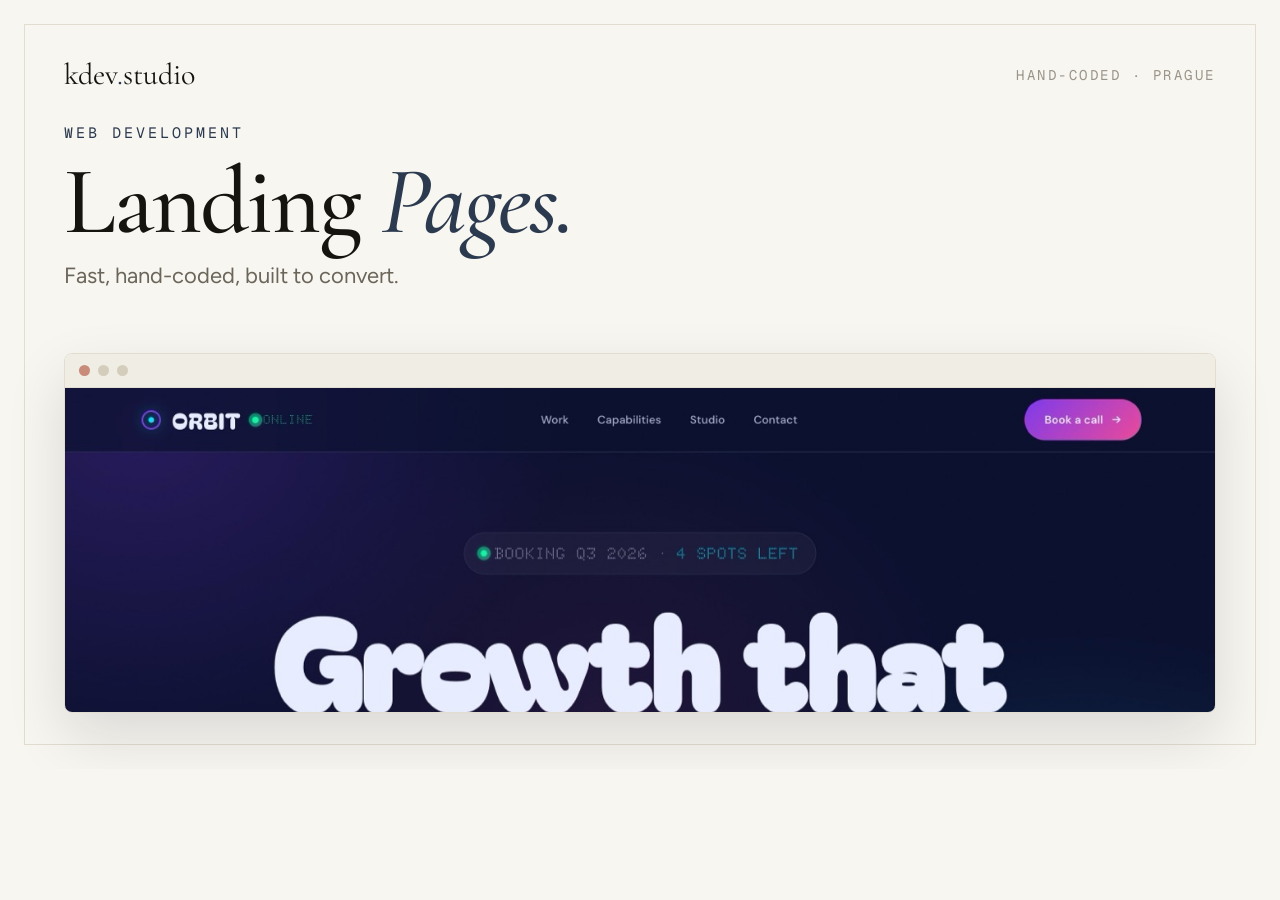
<file: _gen/cover.html>
<!DOCTYPE html>
<html lang="en">
<head>
<meta charset="UTF-8" />
<link rel="preconnect" href="https://fonts.googleapis.com" />
<link rel="preconnect" href="https://fonts.gstatic.com" crossorigin />
<link href="https://fonts.googleapis.com/css2?family=Cormorant+Garamond:ital,wght@0,400;0,500;1,400;1,500&family=Figtree:wght@400;500;600&family=Geist+Mono:wght@400;500&display=swap" rel="stylesheet" />
<style>
  *{ margin:0; padding:0; box-sizing:border-box; }
  :root{
    --paper:#F7F6F1; --ink:#16140F; --ink2:#6B655A; --ink3:#9B9488;
    --accent:#2C3A4F; --hair:#E2DDD0;
    --serif:'Cormorant Garamond',serif; --sans:'Figtree',sans-serif; --mono:'Geist Mono',monospace;
  }
  html,body{ width:1280px; height:769px; background:var(--paper); overflow:hidden; }
  .cover{ width:1280px; height:769px; position:relative; padding:56px 64px; background:var(--paper); }
  .cover::after{ content:""; position:absolute; inset:24px; border:1px solid var(--hair); pointer-events:none; }

  .top{ display:flex; align-items:center; justify-content:space-between; position:relative; z-index:2; }
  .badge{ font-family:var(--serif); font-size:30px; color:var(--ink); }
  .badge .dot{ color:var(--accent); }
  .tag{ font-family:var(--mono); font-size:14px; letter-spacing:.18em; text-transform:uppercase; color:var(--ink3); }

  .head{ position:relative; z-index:2; margin-top:30px; }
  .eyebrow{ font-family:var(--mono); font-size:15px; letter-spacing:.2em; text-transform:uppercase; color:var(--accent); margin-bottom:14px; }
  .title{ font-family:var(--serif); font-weight:500; font-size:96px; line-height:.96; letter-spacing:-.02em; color:var(--ink); }
  .title em{ font-style:italic; color:var(--accent); }
  .sub{ font-family:var(--sans); font-size:22px; color:var(--ink2); margin-top:14px; }

  /* browser-framed screenshot */
  .frame{
    position:absolute; left:64px; right:64px; bottom:56px; height:360px;
    border:1px solid var(--hair); border-radius:8px; overflow:hidden; background:#fff;
    box-shadow:0 24px 60px rgba(22,20,15,.12); z-index:2;
  }
  .bar{ height:34px; background:#EFEDE4; border-bottom:1px solid var(--hair); display:flex; align-items:center; gap:8px; padding:0 14px; }
  .bar i{ width:11px; height:11px; border-radius:50%; background:#D4CDBC; display:inline-block; }
  .bar i:first-child{ background:#C98B7A; }
  .shot{ width:100%; height:calc(360px - 34px); object-fit:cover; object-position:top center; display:block; }
</style>
</head>
<body>
  <div class="cover">
    <div class="top">
      <div class="badge">kdev<span class="dot">.</span>studio</div>
      <div class="tag">Hand-coded · Prague</div>
    </div>
    <div class="head">
      <div class="eyebrow" id="eyebrow">Web development</div>
      <div class="title" id="title">Landing <em>Pages.</em></div>
      <div class="sub" id="sub">Fast, hand-coded, built to convert.</div>
    </div>
    <div class="frame">
      <div class="bar"><i></i><i></i><i></i></div>
      <img class="shot" id="shot" src="../assets/01-closer.jpeg" alt="" />
    </div>
  </div>

  <script>
    const variants = {
      landing: {
        eyebrow: "Web development",
        title: 'Landing <em>Pages.</em>',
        sub: "Fast, hand-coded, built to convert.",
        shot: "../assets/05-orbit.jpeg",
      },
      website: {
        eyebrow: "Web development",
        title: 'Custom <em>Websites.</em>',
        sub: "Multi-page sites, designed and built by hand.",
        shot: "../assets/03-sediment.jpeg",
      },
      store: {
        eyebrow: "E-commerce",
        title: 'Online <em>Stores.</em>',
        sub: "Shopify &amp; custom storefronts that sell.",
        shot: "../assets/02-latitude.jpeg",
      },
    };
    const v = new URLSearchParams(location.search).get("v") || "landing";
    const d = variants[v] || variants.landing;
    document.getElementById("eyebrow").innerHTML = d.eyebrow;
    document.getElementById("title").innerHTML = d.title;
    document.getElementById("sub").innerHTML = d.sub;
    document.getElementById("shot").src = d.shot;
  </script>
</body>
</html>
</file>
<file: styles.css>
/* =====================================================
   kdev studio — portfolio site
   Aesthetic: gallery minimalism (warm alabaster + ink)
   ─────────────────────────────────────────────────────
   All design tokens live in :root below.
   To re-theme the whole site, edit only :root.
   ===================================================== */

:root {
  /* ---- Surfaces ---- */
  --paper:      #F7F6F1;   /* page background (warm alabaster) */
  --surface:    #FCFBF7;   /* cards, raised areas */
  --surface-2:  #EFEDE4;   /* subtle fills */

  /* ---- Ink ---- */
  --ink:        #16140F;   /* primary text */
  --ink-2:      #6B655A;   /* secondary text */
  --ink-3:      #9B9488;   /* tertiary / captions */

  /* ---- Accent (single, muted) ---- */
  --accent:     #2C3A4F;   /* ink-blue */
  --accent-2:   #46596F;   /* hover */

  /* ---- Lines ---- */
  --hair:       #E2DDD0;   /* hairline borders */
  --hair-2:     #D4CDBC;

  /* ---- Type ---- */
  --serif:  'Cormorant Garamond', Georgia, 'Times New Roman', serif;
  --sans:   'Figtree', -apple-system, BlinkMacSystemFont, system-ui, sans-serif;
  --mono:   'Geist Mono', ui-monospace, Menlo, monospace;

  /* ---- Spacing / layout ---- */
  --container: 1240px;
  --container-narrow: 920px;
  --gutter: 40px;
  --gutter-sm: 22px;
  --section-y: clamp(72px, 11vh, 160px);

  /* ---- Radius ---- */
  --radius: 4px;

  /* ---- Motion ---- */
  --ease: cubic-bezier(.2, .7, .2, 1);
  --dur: 0.45s;
}

/* =====================================================
   Reset
   ===================================================== */

*, *::before, *::after { box-sizing: border-box; margin: 0; padding: 0; }

html { scroll-behavior: smooth; -webkit-text-size-adjust: 100%; }

body {
  background: var(--paper);
  color: var(--ink);
  font-family: var(--sans);
  font-size: 17px;
  font-weight: 400;
  line-height: 1.65;
  -webkit-font-smoothing: antialiased;
  -moz-osx-font-smoothing: grayscale;
  min-height: 100vh;
}

a { color: inherit; text-decoration: none; }
ul, ol { list-style: none; }
img { max-width: 100%; display: block; }
button { font: inherit; cursor: pointer; background: none; border: none; color: inherit; }

::selection { background: var(--accent); color: var(--paper); }

.sr-only {
  position: absolute; width: 1px; height: 1px;
  padding: 0; margin: -1px; overflow: hidden;
  clip: rect(0,0,0,0); white-space: nowrap; border: 0;
}

/* =====================================================
   Reusable primitives
   ===================================================== */

.wrap {
  max-width: var(--container);
  margin: 0 auto;
  padding: 0 var(--gutter);
}

.wrap--narrow { max-width: var(--container-narrow); }

/* eyebrow / small label */
.eyebrow {
  font-family: var(--mono);
  font-size: 12px;
  font-weight: 500;
  letter-spacing: 0.18em;
  text-transform: uppercase;
  color: var(--ink-3);
  display: inline-flex;
  align-items: center;
  gap: 12px;
}
.eyebrow::before {
  content: "";
  width: 24px; height: 1px;
  background: var(--hair-2);
}

/* big serif display heading */
.display {
  font-family: var(--serif);
  font-weight: 400;
  line-height: 1.02;
  letter-spacing: -0.01em;
  color: var(--ink);
}

.display em {
  font-style: italic;
  color: var(--accent);
}

/* hairline divider */
.hr {
  border: 0;
  border-top: 1px solid var(--hair);
}

/* buttons */
.btn {
  display: inline-flex;
  align-items: center;
  gap: 10px;
  padding: 14px 26px;
  font-family: var(--sans);
  font-size: 14px;
  font-weight: 500;
  letter-spacing: 0.02em;
  border: 1px solid var(--ink);
  border-radius: 999px;
  color: var(--ink);
  background: transparent;
  transition: background var(--dur) var(--ease), color var(--dur) var(--ease),
              border-color var(--dur) var(--ease), transform var(--dur) var(--ease);
}
.btn:hover {
  background: var(--ink);
  color: var(--paper);
}

.btn--solid {
  background: var(--ink);
  color: var(--paper);
}
.btn--solid:hover {
  background: var(--accent);
  border-color: var(--accent);
}

.btn .arrow { transition: transform var(--dur) var(--ease); }
.btn:hover .arrow { transform: translateX(4px); }

/* inline text link with underline */
.link {
  color: var(--ink);
  border-bottom: 1px solid var(--hair-2);
  padding-bottom: 2px;
  transition: border-color var(--dur) var(--ease), color var(--dur) var(--ease);
}
.link:hover { border-color: var(--accent); color: var(--accent); }

/* =====================================================
   Header
   ===================================================== */

.site-header {
  position: sticky;
  top: 0;
  z-index: 50;
  background: color-mix(in srgb, var(--paper) 88%, transparent);
  backdrop-filter: blur(10px);
  -webkit-backdrop-filter: blur(10px);
  border-bottom: 1px solid var(--hair);
}

.site-header__inner {
  max-width: var(--container);
  margin: 0 auto;
  padding: 18px var(--gutter);
  display: flex;
  align-items: center;
  justify-content: space-between;
  gap: 24px;
}

.brand {
  display: inline-flex;
  align-items: baseline;
  gap: 2px;
  font-family: var(--sans);
  font-weight: 600;
  font-size: 20px;
  letter-spacing: -0.01em;
  color: var(--ink);
}
.brand__dot { color: var(--accent); }

.site-nav {
  display: flex;
  gap: 8px;
  align-items: center;
}

.site-nav a {
  font-size: 14px;
  font-weight: 500;
  color: var(--ink-2);
  padding: 8px 16px;
  border-radius: 999px;
  transition: color var(--dur) var(--ease), background var(--dur) var(--ease);
}
.site-nav a:hover { color: var(--ink); }
.site-nav a.is-active { color: var(--ink); }

.site-nav .btn { padding: 10px 20px; }

.menu-toggle {
  display: none;
  width: 42px; height: 42px;
  border: 1px solid var(--hair-2);
  border-radius: 999px;
  align-items: center;
  justify-content: center;
}

/* =====================================================
   Hero
   ===================================================== */

.hero {
  padding: clamp(64px, 12vh, 150px) 0 var(--section-y);
}

.hero__inner { max-width: var(--container); margin: 0 auto; padding: 0 var(--gutter); }

.hero__eyebrow { margin-bottom: 36px; }

.hero__title {
  font-family: var(--serif);
  font-weight: 400;
  font-size: clamp(48px, 8.5vw, 132px);
  line-height: 0.98;
  letter-spacing: -0.02em;
  color: var(--ink);
  max-width: 14ch;
  text-wrap: balance;
}

.hero__title em {
  font-style: italic;
  color: var(--accent);
}

.hero__bottom {
  margin-top: 48px;
  display: grid;
  grid-template-columns: 1fr auto;
  gap: 40px;
  align-items: end;
  padding-top: 40px;
  border-top: 1px solid var(--hair);
}

.hero__lead {
  font-size: 19px;
  line-height: 1.6;
  color: var(--ink-2);
  max-width: 52ch;
}

.hero__lead strong { color: var(--ink); font-weight: 600; }

.hero__cta {
  display: flex;
  flex-direction: column;
  gap: 16px;
  align-items: flex-start;
}

.hero__status {
  font-family: var(--mono);
  font-size: 12px;
  letter-spacing: 0.14em;
  text-transform: uppercase;
  color: var(--ink-3);
  display: inline-flex;
  align-items: center;
  gap: 8px;
}
.hero__status::before {
  content: "";
  width: 8px; height: 8px;
  border-radius: 50%;
  background: #4E7A4E;
  box-shadow: 0 0 0 0 rgba(78,122,78,0.5);
  animation: pulse 2.4s var(--ease) infinite;
}
@keyframes pulse {
  0%   { box-shadow: 0 0 0 0 rgba(78,122,78,0.45); }
  70%  { box-shadow: 0 0 0 8px rgba(78,122,78,0); }
  100% { box-shadow: 0 0 0 0 rgba(78,122,78,0); }
}

/* =====================================================
   Section scaffolding
   ===================================================== */

.section { padding: var(--section-y) 0; }

.section__head {
  display: flex;
  align-items: baseline;
  justify-content: space-between;
  gap: 32px;
  margin-bottom: 56px;
  flex-wrap: wrap;
}

.section__title {
  font-family: var(--serif);
  font-weight: 400;
  font-size: clamp(34px, 4.4vw, 60px);
  line-height: 1.04;
  letter-spacing: -0.015em;
  color: var(--ink);
  max-width: 18ch;
  text-wrap: balance;
}
.section__title em { font-style: italic; color: var(--accent); }

/* =====================================================
   Selected work — case gallery
   Each .case is a self-contained, copy-pasteable block.
   To add a 6th project: duplicate one .case and edit.
   ===================================================== */

.cases {
  display: grid;
  grid-template-columns: 1fr 1fr;
  gap: clamp(40px, 6vw, 88px) clamp(32px, 4vw, 56px);
}

/* feature case spans full width */
.case--wide { grid-column: 1 / -1; }

.case {
  display: block;
}

.case__frame {
  position: relative;
  overflow: hidden;
  border: 1px solid var(--hair);
  border-radius: var(--radius);
  background: var(--surface-2);
  aspect-ratio: 16 / 10;
}
.case--wide .case__frame { aspect-ratio: 16 / 8; }

.case__img {
  width: 100%; height: 100%;
  object-fit: cover;
  object-position: top center;
  transition: transform 0.9s var(--ease);
}
.case:hover .case__img { transform: scale(1.025); }

.case__index {
  position: absolute;
  top: 16px; left: 16px;
  font-family: var(--mono);
  font-size: 12px;
  letter-spacing: 0.1em;
  color: var(--ink);
  background: var(--paper);
  border: 1px solid var(--hair);
  padding: 4px 10px;
  border-radius: 999px;
}

/* "Live in production" badge — flagship only */
.case__badge {
  position: absolute;
  top: 16px; right: 16px;
  display: inline-flex;
  align-items: center;
  gap: 7px;
  font-family: var(--mono);
  font-size: 12px;
  letter-spacing: 0.1em;
  text-transform: uppercase;
  color: var(--ink);
  background: var(--paper);
  border: 1px solid var(--hair);
  padding: 4px 11px;
  border-radius: 999px;
}
.case__badge .badge-dot {
  width: 7px; height: 7px;
  border-radius: 50%;
  background: #4E7A4E;
  box-shadow: 0 0 0 0 rgba(78,122,78,0.5);
  animation: pulse 2.4s var(--ease) infinite;
}

.case__meta {
  display: flex;
  align-items: baseline;
  justify-content: space-between;
  gap: 20px;
  margin-top: 22px;
  padding-bottom: 14px;
  border-bottom: 1px solid var(--hair);
}

.case__name {
  font-family: var(--serif);
  font-weight: 500;
  font-size: clamp(26px, 3vw, 38px);
  line-height: 1;
  letter-spacing: -0.01em;
  color: var(--ink);
}

.case__type {
  font-family: var(--mono);
  font-size: 12px;
  letter-spacing: 0.08em;
  text-transform: uppercase;
  color: var(--ink-3);
  text-align: right;
  white-space: nowrap;
}

.case__foot {
  display: flex;
  align-items: center;
  justify-content: space-between;
  gap: 16px;
  margin-top: 14px;
  flex-wrap: wrap;
}

.case__desc {
  font-size: 15px;
  line-height: 1.55;
  color: var(--ink-2);
  max-width: 46ch;
}

.case__links {
  display: inline-flex;
  gap: 18px;
  flex-shrink: 0;
}

.case__links a {
  font-family: var(--mono);
  font-size: 12px;
  letter-spacing: 0.08em;
  text-transform: uppercase;
  color: var(--ink);
  border-bottom: 1px solid var(--hair-2);
  padding-bottom: 3px;
  transition: border-color var(--dur) var(--ease), color var(--dur) var(--ease);
}
.case__links a:hover { color: var(--accent); border-color: var(--accent); }

/* =====================================================
   Capabilities — list with hairlines
   ===================================================== */

.caps { border-top: 1px solid var(--hair); }

.cap {
  display: grid;
  grid-template-columns: 80px 1fr 1.4fr;
  gap: 24px;
  align-items: baseline;
  padding: 32px 0;
  border-bottom: 1px solid var(--hair);
  transition: background var(--dur) var(--ease);
}
.cap:hover { background: var(--surface); }

.cap__num {
  font-family: var(--mono);
  font-size: 13px;
  letter-spacing: 0.1em;
  color: var(--ink-3);
}

.cap__name {
  font-family: var(--serif);
  font-weight: 500;
  font-size: clamp(24px, 2.6vw, 34px);
  line-height: 1.05;
  color: var(--ink);
}

.cap__desc {
  font-size: 16px;
  line-height: 1.6;
  color: var(--ink-2);
}

/* =====================================================
   How it works — 3 steps
   ===================================================== */

.steps {
  display: grid;
  grid-template-columns: repeat(3, 1fr);
  gap: clamp(24px, 4vw, 56px);
}

.step { }

.step__num {
  font-family: var(--serif);
  font-style: italic;
  font-size: 64px;
  line-height: 1;
  color: var(--accent);
  margin-bottom: 20px;
}

.step__title {
  font-family: var(--serif);
  font-weight: 500;
  font-size: 28px;
  line-height: 1.1;
  color: var(--ink);
  margin-bottom: 12px;
}

.step__desc {
  font-size: 16px;
  line-height: 1.6;
  color: var(--ink-2);
}

/* =====================================================
   About teaser
   ===================================================== */

.about-teaser {
  background: var(--surface);
  border-top: 1px solid var(--hair);
  border-bottom: 1px solid var(--hair);
}

.about-teaser__inner {
  max-width: var(--container-narrow);
  margin: 0 auto;
  padding: var(--section-y) var(--gutter);
  text-align: center;
}

.about-teaser__quote {
  font-family: var(--serif);
  font-weight: 400;
  font-size: clamp(28px, 4vw, 50px);
  line-height: 1.18;
  letter-spacing: -0.01em;
  color: var(--ink);
  text-wrap: balance;
  margin-bottom: 36px;
}
.about-teaser__quote em { font-style: italic; color: var(--accent); }

/* =====================================================
   Contact
   ===================================================== */

.contact__grid {
  display: grid;
  grid-template-columns: 1fr 1fr;
  gap: clamp(40px, 6vw, 80px);
}

.contact__aside { }

.contact__email {
  display: inline-block;
  font-family: var(--serif);
  font-size: clamp(28px, 3.4vw, 44px);
  line-height: 1.1;
  color: var(--ink);
  border-bottom: 1px solid var(--hair-2);
  padding-bottom: 6px;
  margin: 20px 0 36px;
  transition: border-color var(--dur) var(--ease), color var(--dur) var(--ease);
}
.contact__email:hover { color: var(--accent); border-color: var(--accent); }

.trust {
  display: flex;
  flex-direction: column;
  gap: 14px;
  margin-top: 8px;
}
.trust li {
  font-size: 15px;
  color: var(--ink-2);
  display: flex;
  align-items: center;
  gap: 12px;
}
.trust li::before {
  content: "";
  width: 6px; height: 6px;
  border-radius: 50%;
  background: var(--accent);
  flex-shrink: 0;
}

/* socials */
.socials {
  display: flex;
  gap: 12px;
  margin-top: 36px;
}
.socials a {
  font-family: var(--mono);
  font-size: 12px;
  letter-spacing: 0.08em;
  text-transform: uppercase;
  color: var(--ink-2);
  border: 1px solid var(--hair-2);
  border-radius: 999px;
  padding: 8px 16px;
  transition: all var(--dur) var(--ease);
}
.socials a:hover { color: var(--ink); border-color: var(--ink); }

/* form */
.form {
  background: var(--surface);
  border: 1px solid var(--hair);
  border-radius: var(--radius);
  padding: clamp(28px, 4vw, 44px);
}

.field { display: block; margin-bottom: 22px; }

.field label {
  display: block;
  font-family: var(--mono);
  font-size: 11px;
  letter-spacing: 0.14em;
  text-transform: uppercase;
  color: var(--ink-3);
  margin-bottom: 8px;
}

.field input,
.field select,
.field textarea {
  width: 100%;
  background: var(--paper);
  border: 1px solid var(--hair-2);
  border-radius: var(--radius);
  padding: 13px 16px;
  font-family: var(--sans);
  font-size: 16px;
  color: var(--ink);
  outline: none;
  transition: border-color var(--dur) var(--ease);
}
.field input:focus,
.field select:focus,
.field textarea:focus { border-color: var(--accent); }

.field textarea { resize: vertical; min-height: 120px; }

/* honeypot hidden field */
.hp { position: absolute; left: -9999px; opacity: 0; height: 0; width: 0; }

.form__submit { width: 100%; justify-content: center; margin-top: 6px; }

.form__note {
  margin-top: 14px;
  font-family: var(--mono);
  font-size: 11px;
  letter-spacing: 0.08em;
  color: var(--ink-3);
}

.form__success {
  text-align: center;
  padding: 32px 0;
}
.form__success-title {
  font-family: var(--serif);
  font-size: 36px;
  color: var(--accent);
  margin-bottom: 12px;
}

/* =====================================================
   Footer
   ===================================================== */

.site-footer {
  border-top: 1px solid var(--hair);
  padding: 64px 0 40px;
}

.site-footer__top {
  display: grid;
  grid-template-columns: 2fr 1fr 1fr;
  gap: 40px;
  margin-bottom: 56px;
}

.site-footer__brand {
  font-family: var(--serif);
  font-size: 28px;
  color: var(--ink);
  max-width: 22ch;
  line-height: 1.2;
}

.site-footer h6 {
  font-family: var(--mono);
  font-size: 11px;
  letter-spacing: 0.16em;
  text-transform: uppercase;
  color: var(--ink-3);
  margin-bottom: 16px;
  font-weight: 500;
}

.site-footer ul li { padding: 5px 0; }
.site-footer ul a { color: var(--ink-2); transition: color var(--dur) var(--ease); }
.site-footer ul a:hover { color: var(--accent); }

.site-footer__base {
  display: flex;
  align-items: center;
  justify-content: space-between;
  gap: 20px;
  padding-top: 28px;
  border-top: 1px solid var(--hair);
  flex-wrap: wrap;
}

.site-footer__legal {
  font-family: var(--mono);
  font-size: 11px;
  letter-spacing: 0.08em;
  color: var(--ink-3);
}

/* =====================================================
   Interior page hero (about)
   ===================================================== */

.page-hero {
  padding: clamp(56px, 9vh, 110px) 0 var(--section-y);
  border-bottom: 1px solid var(--hair);
}
.page-hero__title {
  font-family: var(--serif);
  font-weight: 400;
  font-size: clamp(48px, 9vw, 120px);
  line-height: 1;
  letter-spacing: -0.02em;
  color: var(--ink);
  margin-top: 28px;
  text-wrap: balance;
}
.page-hero__title em { font-style: italic; color: var(--accent); }
.page-hero__lead {
  margin-top: 28px;
  font-size: clamp(18px, 2vw, 22px);
  line-height: 1.6;
  color: var(--ink-2);
  max-width: 58ch;
}

/* prose / about content */
.prose { max-width: 64ch; }
.prose p {
  font-size: 18px;
  line-height: 1.75;
  color: var(--ink-2);
  margin-bottom: 20px;
}
.prose p strong { color: var(--ink); font-weight: 600; }
.prose p em { font-family: var(--serif); font-style: italic; font-size: 1.1em; color: var(--accent); }

/* stack list */
.stack {
  display: grid;
  grid-template-columns: repeat(2, 1fr);
  gap: 1px;
  background: var(--hair);
  border: 1px solid var(--hair);
  border-radius: var(--radius);
  overflow: hidden;
}
.stack__cell {
  background: var(--surface);
  padding: 24px 26px;
}
.stack__cell h4 {
  font-family: var(--mono);
  font-size: 11px;
  letter-spacing: 0.14em;
  text-transform: uppercase;
  color: var(--ink-3);
  margin-bottom: 12px;
}
.stack__cell p {
  font-family: var(--serif);
  font-size: 21px;
  line-height: 1.4;
  color: var(--ink);
}

/* faq */
.faq { border-top: 1px solid var(--hair); max-width: var(--container-narrow); }
.faq__item {
  padding: 28px 0;
  border-bottom: 1px solid var(--hair);
}
.faq__q {
  font-family: var(--serif);
  font-weight: 500;
  font-size: clamp(22px, 2.4vw, 30px);
  line-height: 1.2;
  color: var(--ink);
  margin-bottom: 12px;
}
.faq__a {
  font-size: 16px;
  line-height: 1.7;
  color: var(--ink-2);
  max-width: 68ch;
}

/* =====================================================
   Reveal-on-scroll helper
   ===================================================== */

/* Reveal is intentionally a no-op for content visibility — content is
   always shown. Only the hero gets a gentle one-shot entrance below. */

/* Hero entrance — plays once on load, never hides content for long */
.js .hero__eyebrow,
.js .hero__title,
.js .hero__bottom {
  animation: rise 0.8s var(--ease) both;
}
.js .hero__title  { animation-delay: 0.08s; }
.js .hero__bottom { animation-delay: 0.22s; }

@keyframes rise {
  from { opacity: 0; transform: translateY(14px); }
  to   { opacity: 1; transform: none; }
}

/* respect reduced motion */
@media (prefers-reduced-motion: reduce) {
  * { animation: none !important; scroll-behavior: auto !important; }
}

/* =====================================================
   Responsive
   ===================================================== */

@media (max-width: 900px) {
  :root { --gutter: var(--gutter-sm); }

  .site-nav { display: none; }
  .menu-toggle { display: inline-flex; }
  .site-header.is-open .site-nav {
    display: flex;
    flex-direction: column;
    align-items: stretch;
    position: absolute;
    top: 100%; left: 0; right: 0;
    background: var(--paper);
    border-bottom: 1px solid var(--hair);
    padding: 16px var(--gutter-sm) 24px;
    gap: 4px;
  }
  .site-header.is-open .site-nav .btn { margin-top: 8px; justify-content: center; }

  .hero__bottom { grid-template-columns: 1fr; gap: 28px; }

  .cases { grid-template-columns: 1fr; }
  .case--wide { grid-column: auto; }
  .case__frame, .case--wide .case__frame { aspect-ratio: 16 / 10; }

  .cap { grid-template-columns: 1fr; gap: 8px; padding: 24px 0; }
  .cap__num { order: -1; }

  .steps { grid-template-columns: 1fr; gap: 36px; }

  .contact__grid { grid-template-columns: 1fr; }

  .stack { grid-template-columns: 1fr; }

  .site-footer__top { grid-template-columns: 1fr 1fr; }
}

@media (max-width: 560px) {
  .case__meta { flex-direction: column; gap: 6px; }
  .case__type { text-align: left; }
  .case__foot { flex-direction: column; align-items: flex-start; gap: 14px; }
  .site-footer__top { grid-template-columns: 1fr; gap: 32px; }
  .site-footer__base { flex-direction: column; align-items: flex-start; }
  .socials { flex-wrap: wrap; }
}
</file>
